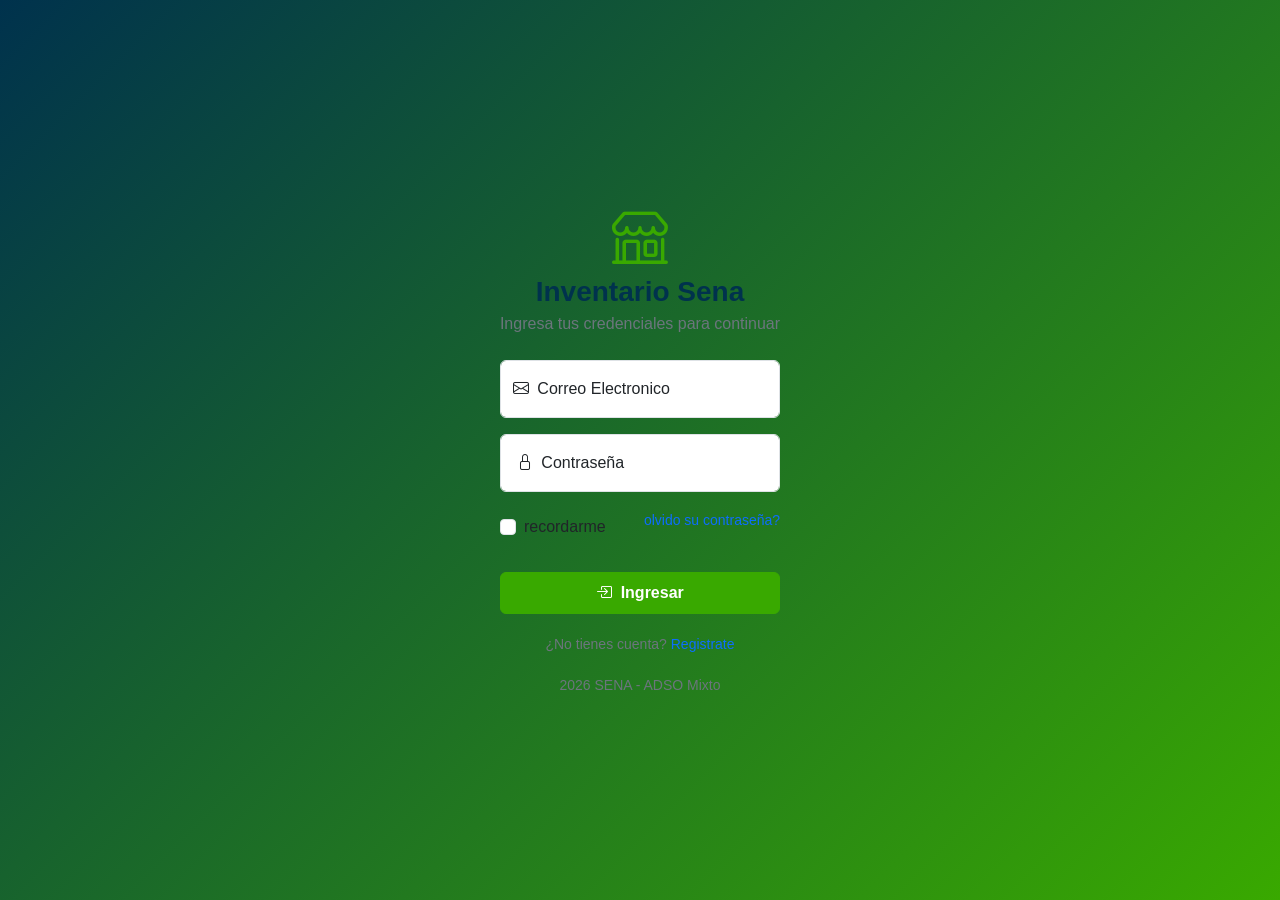
<file: index.html>
<!DOCTYPE html>
<html lang="es">

<head>
    <meta charset="UTF-8">
    <meta name="viewport" content="width=device-width, initial-scale=1.0">
    <title>Iniciar sesion inventario ADSO</title>
    <link rel="stylesheet" href="https://cdn.jsdelivr.net/npm/bootstrap@5.3.3/dist/css/bootstrap.min.css">
    <link rel="stylesheet" href="https://cdn.jsdelivr.net/npm/bootstrap-icons@1.11.3/font/bootstrap-icons.min.css">
    <link rel="stylesheet" href="css/estilos.css">
</head>

<body class="login-fondo">
    <main class="login-car">
        <header class="login-encabezado">
            <i class="bi bi-shop display-4 text-sena">
            </i>
            <h1 class="h3 fw-bold">
                Inventario Sena
            </h1>
            <p class="text-secondary mb-z">
                Ingresa tus credenciales para continuar
            </p>
        </header>
        <!--
        GET Envía los datos del formulario
        POST Envía los datos del formulario ocultos dentro del cuerpo-->
        <form action="dashboard.html" method="get">
            <div class="form-floating mb-3">
                <input type="email" id="correo" placeholder="sena@gmail.com" class="form-control" required>
                <label for="correo">
                    <i class="bi bi-envelope me-1"></i>
                    Correo Electronico
                </label>    
            </div>
            <div class="form-floating mb-3">
                <input type="password" id="password" placeholder="min 6 caracteres" minlength="6" class="form-control"
                    required>
                <label for="password">
                    <i class="bi bi-lock m-1"></i>
                    Contraseña
                </label>
            </div>
            <div class="d-flex justify-content-between align-items-center mb-4">
            <div class="form-check">

                <label for="recordar" class="form-check-label">recordarme</label>
                <input type="checkbox" id="recordar" class="form-check-input">
            </div>
            <p>
                <a href="#" class="small text-decoration-none">olvido su contraseña?</a>
            </p>
        </div>    
            <button type="submit" class="btn btn-sena w-100 py-2 fw-semibold" id="boton">
                <i class="bi bi-box-arrow-in-right me-1"></i>
                Ingresar</button>
        </form>
        <p class="login-pie">
            ¿No tienes cuenta? <a href="registro.html" class="text-decoration-none">Registrate</a>
        </p>
        <footer class="login-pie">
            2026 SENA - ADSO Mixto
        </footer>
    </main>
</body>

</html>
</file>
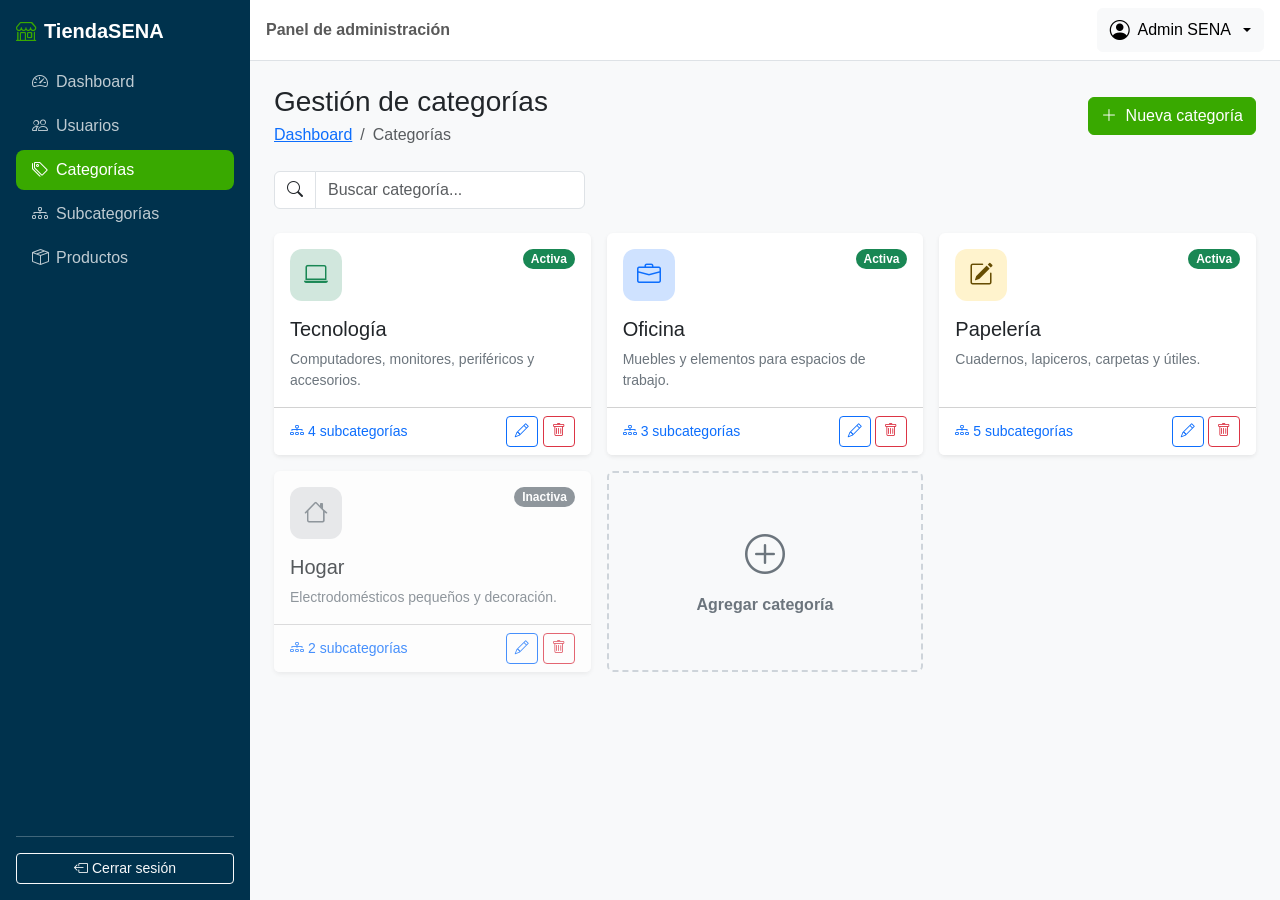
<file: categorias.html>
<!DOCTYPE html> <!-- Documento HTML5. -->
<!-- Raíz en español. -->
<html lang="es">
<!-- Abre la cabecera. -->
<head>
    <!-- Codificación UTF-8. -->
    <meta charset="UTF-8">
    <!-- Diseño adaptable. -->
    <meta name="viewport" content="width=device-width, initial-scale=1.0">
    <!-- Título de la pestaña. Cambia en cada módulo. -->
    <title>Categorías | TiendaSENA</title>
    <!-- CSS de Bootstrap. -->
    <link href="https://cdn.jsdelivr.net/npm/bootstrap@5.3.3/dist/css/bootstrap.min.css" rel="stylesheet">
    <!-- Íconos. -->
    <link href="https://cdn.jsdelivr.net/npm/bootstrap-icons@1.11.3/font/bootstrap-icons.min.css" rel="stylesheet">
    <!-- Nuestros estilos (después de Bootstrap). -->
    <link href="css/estilos.css" rel="stylesheet">
<!-- Cierra la cabecera. -->
</head>
<!-- Fondo gris muy claro para que las tarjetas blancas resalten. -->
<body class="bg-body-tertiary">

    <!-- ===================== MENÚ LATERAL ===================== -->
    <!-- offcanvas-lg: en pantallas menores a lg es un panel oculto que se desliza; desde lg se muestra normal. offcanvas-start lo hace salir por la izquierda. sidebar es nuestra clase. El id lo usa el botón que lo abre. -->
    <aside class="offcanvas-lg offcanvas-start sidebar" tabindex="-1" id="menuLateral" aria-labelledby="tituloMenu">
        <!-- Encabezado del panel; Bootstrap solo lo muestra en celular. -->
        <div class="offcanvas-header border-bottom border-secondary">
            <!-- Nombre del sistema en el panel móvil. -->
            <h5 class="offcanvas-title" id="tituloMenu"><i class="bi bi-shop me-2"></i>TiendaSENA</h5>
            <!-- Botón “X” blanco que cierra el panel. data-bs-target indica cuál panel cerrar. -->
            <button type="button" class="btn-close btn-close-white" data-bs-dismiss="offcanvas" data-bs-target="#menuLateral" aria-label="Cerrar menú"></button>
        <!-- Cierra el encabezado móvil. -->
        </div>
        <!-- Cuerpo del menú: Flexbox en columna para apilar logo, enlaces y botón de salida. -->
        <div class="offcanvas-body d-flex flex-column p-3">
            <!-- Logo que solo se ve en computador (d-none d-lg-flex): en celular ya está en el encabezado del panel. Al hacer clic vuelve al dashboard. -->
            <a href="dashboard.html" class="d-none d-lg-flex align-items-center mb-3 text-white text-decoration-none fs-5 fw-bold">
                <!-- Ícono verde y nombre. -->
                <i class="bi bi-shop me-2 text-sena"></i> TiendaSENA
            <!-- Cierra el logo. -->
            </a>
            <!-- Lista de navegación en columna (flex-column). nav-pills da forma de “píldora” al enlace activo. mb-auto empuja lo que sigue hasta el fondo. -->
            <ul class="nav nav-pills flex-column mb-auto">
                <!-- Enlace al dashboard. active lo resalta en verde y aria-current="page" avisa a los lectores de pantalla que es la página actual. **En cada módulo, el active pasa a su propio enlace.** -->
                <li class="nav-item"><a href="dashboard.html" class="nav-link"><i class="bi bi-speedometer2 me-2"></i>Dashboard</a></li>
                <!-- Enlace al módulo de usuarios (clase 5). -->
                <li class="nav-item"><a href="usuarios.html" class="nav-link"><i class="bi bi-people me-2"></i>Usuarios</a></li>
                <!-- Enlace a categorías (clase 6). -->
                <li class="nav-item"><a href="categorias.html" class="nav-link active" aria-current="page"><i class="bi bi-tags me-2"></i>Categorías</a></li>
                <!-- Enlace a subcategorías (clase 7). -->
                <li class="nav-item"><a href="subcategorias.html" class="nav-link"><i class="bi bi-diagram-3 me-2"></i>Subcategorías</a></li>
                <!-- Enlace a productos (clase 8). -->
                <li class="nav-item"><a href="productos.html" class="nav-link"><i class="bi bi-box-seam me-2"></i>Productos</a></li>
            <!-- Cierra la lista de navegación. -->
            </ul>
            <!-- Línea divisoria. -->
            <hr>
            <!-- Botón que vuelve al login (index.html): así “se cierra la sesión” en el prototipo. -->
            <a href="index.html" class="btn btn-outline-light btn-sm"><i class="bi bi-box-arrow-left me-1"></i>Cerrar sesión</a>
        <!-- Cierra el cuerpo del menú. -->
        </div>
    <!-- Cierra el menú lateral. -->
    </aside>

    <!-- ===================== ZONA DERECHA ===================== -->
    <!-- Nuestra clase contenido aplica el margin-left en computador. -->
    <div class="contenido">

        <!-- Barra superior -->
        <!-- Barra blanca con borde inferior. sticky-top la deja pegada arriba al hacer scroll. -->
        <nav class="navbar bg-white border-bottom px-3 sticky-top">
            <!-- Botón para abrir el menú en celular. d-lg-none lo oculta en computador (allá el menú siempre se ve). data-bs-toggle="offcanvas" + data-bs-target="#menuLateral" abren el panel. -->
            <button class="btn btn-outline-secondary d-lg-none" type="button" data-bs-toggle="offcanvas" data-bs-target="#menuLateral" aria-controls="menuLateral" aria-label="Abrir menú">
                <!-- Ícono de “hamburguesa”. -->
                <i class="bi bi-list"></i>
            <!-- Cierra el botón. -->
            </button>
            <!-- Texto de la barra; se oculta en celulares muy pequeños (d-none d-sm-inline). -->
            <span class="navbar-text fw-semibold d-none d-sm-inline">Panel de administración</span>
            <!-- Menú desplegable del usuario; ms-auto lo empuja a la derecha. -->
            <div class="dropdown ms-auto">
                <!-- Botón que abre el desplegable. dropdown-toggle dibuja la flechita; data-bs-toggle="dropdown" lo hace funcionar. -->
                <button class="btn btn-light dropdown-toggle d-flex align-items-center gap-2" type="button" data-bs-toggle="dropdown" aria-expanded="false">
                    <!-- Ícono de usuario. -->
                    <i class="bi bi-person-circle fs-5"></i>
                    <!-- Nombre del usuario, visible desde tablet. -->
                    <span class="d-none d-md-inline">Admin SENA</span>
                <!-- Cierra el botón. -->
                </button>
                <!-- Lista de opciones. dropdown-menu-end la alinea a la derecha para que no se salga de la pantalla. -->
                <ul class="dropdown-menu dropdown-menu-end shadow">
                    <!-- Encabezado no clicable dentro del menú. -->
                    <li><h6 class="dropdown-header">admin@sena.edu.co</h6></li>
                    <!-- Opción del menú (pantalla aún no construida). -->
                    <li><a class="dropdown-item" href="#"><i class="bi bi-person me-2"></i>Mi perfil</a></li>
                    <!-- Línea separadora. -->
                    <li><hr class="dropdown-divider"></li>
                    <!-- Otra forma de salir, en rojo (text-danger). -->
                    <li><a class="dropdown-item text-danger" href="index.html"><i class="bi bi-box-arrow-left me-2"></i>Cerrar sesión</a></li>
                <!-- Cierra la lista. -->
                </ul>
            <!-- Cierra el desplegable. -->
            </div>
        <!-- Cierra la barra superior. -->
        </nav>

        <!-- Contenido de la página -->
        <!-- Relleno 3 en celular y 4 desde tablet. -->
        <main class="p-3 p-md-4">
<!-- INICIO CONTENIDO -->
            <!-- Encabezado del módulo -->
            <!-- Flexbox con salto de línea en celular. -->
            <div class="d-flex flex-wrap justify-content-between align-items-center gap-2 mb-4">
                <!-- Bloque del título. -->
                <div>
                    <!-- Título. -->
                    <h1 class="h3 mb-1">Gestión de categorías</h1>
                    <!-- Migas de pan. -->
                    <nav aria-label="breadcrumb">
                        <!-- Lista de migas. -->
                        <ol class="breadcrumb mb-0 small">
                            <!-- Enlace al dashboard. -->
                            <li class="breadcrumb-item"><a href="dashboard.html">Dashboard</a></li>
                            <!-- Página actual. -->
                            <li class="breadcrumb-item active" aria-current="page">Categorías</li>
                        <!-- Cierra la lista. -->
                        </ol>
                    <!-- Cierra las migas. -->
                    </nav>
                <!-- Cierra el bloque. -->
                </div>
                <!-- Abre el modal #modalCategoria. -->
                <button type="button" class="btn btn-sena" data-bs-toggle="modal" data-bs-target="#modalCategoria">
                    <!-- Ícono “+” y texto. -->
                    <i class="bi bi-plus-lg me-1"></i> Nueva categoría
                <!-- Cierra el botón. -->
                </button>
            <!-- Cierra el encabezado. -->
            </div>

            <!-- Buscador -->
            <!-- Fila de la rejilla. -->
            <div class="row mb-4">
                <!-- El buscador no ocupa todo el ancho en pantallas grandes. -->
                <div class="col-md-6 col-lg-4">
                    <!-- Grupo de entrada. -->
                    <div class="input-group">
                        <!-- Lupa con fondo blanco. -->
                        <span class="input-group-text bg-white"><i class="bi bi-search"></i></span>
                        <!-- Campo de búsqueda. -->
                        <input type="search" class="form-control" placeholder="Buscar categoría..." aria-label="Buscar categoría">
                    <!-- Cierra el grupo. -->
                    </div>
                <!-- Cierra la columna. -->
                </div>
            <!-- Cierra la fila. -->
            </div>

            <!-- Rejilla de tarjetas -->
            <!-- 1 tarjeta por fila en celular, 2 en tablet y 3 en pantallas grandes. g-3 = espacio entre ellas. -->
            <div class="row row-cols-1 row-cols-md-2 row-cols-xl-3 g-3">
                <!-- Categoría 1. -->
                <div class="col">
                    <!-- Tarjeta; h-100 iguala las alturas de la fila. -->
                    <div class="card border-0 shadow-sm h-100">
                        <!-- Cuerpo. -->
                        <div class="card-body">
                            <!-- Fila superior: ícono a la izquierda, estado a la derecha. -->
                            <div class="d-flex justify-content-between align-items-start mb-3">
                                <!-- Reutilizamos icono-kpi del dashboard. -->
                                <div class="icono-kpi bg-success-subtle text-success"><i class="bi bi-laptop"></i></div>
                                <!-- Estado. -->
                                <span class="badge rounded-pill text-bg-success">Activa</span>
                            <!-- Cierra la fila superior. -->
                            </div>
                            <!-- Nombre de la categoría. -->
                            <h2 class="h5 card-title">Tecnología</h2>
                            <!-- Descripción. -->
                            <p class="card-text text-secondary small mb-0">Computadores, monitores, periféricos y accesorios.</p>
                        <!-- Cierra el cuerpo. -->
                        </div>
                        <!-- Pie: enlace a la izquierda y acciones a la derecha. -->
                        <div class="card-footer bg-white d-flex justify-content-between align-items-center">
                            <!-- Enlace entre módulos: lleva a las subcategorías de esta categoría. -->
                            <a href="subcategorias.html" class="small text-decoration-none"><i class="bi bi-diagram-3 me-1"></i>4 subcategorías</a>
                            <!-- Acciones sin salto de línea. -->
                            <div class="text-nowrap">
                                <!-- Editar: abre el mismo modal del formulario. -->
                                <button type="button" class="btn btn-sm btn-outline-primary" data-bs-toggle="modal" data-bs-target="#modalCategoria" title="Editar"><i class="bi bi-pencil"></i></button>
                                <!-- Eliminar: abre la confirmación. -->
                                <button type="button" class="btn btn-sm btn-outline-danger" data-bs-toggle="modal" data-bs-target="#modalEliminar" title="Eliminar"><i class="bi bi-trash"></i></button>
                            <!-- Cierra las acciones. -->
                            </div>
                        <!-- Cierra el pie. -->
                        </div>
                    <!-- Cierra la tarjeta. -->
                    </div>
                <!-- Cierra la categoría 1. -->
                </div>
                <!-- Categoría 2 (misma estructura). -->
                <div class="col">
                    <!-- Tarjeta. -->
                    <div class="card border-0 shadow-sm h-100">
                        <!-- Cuerpo. -->
                        <div class="card-body">
                            <!-- Fila superior. -->
                            <div class="d-flex justify-content-between align-items-start mb-3">
                                <!-- Ícono de maletín. -->
                                <div class="icono-kpi bg-primary-subtle text-primary"><i class="bi bi-briefcase"></i></div>
                                <!-- Estado. -->
                                <span class="badge rounded-pill text-bg-success">Activa</span>
                            <!-- Cierra la fila. -->
                            </div>
                            <!-- Nombre. -->
                            <h2 class="h5 card-title">Oficina</h2>
                            <!-- Descripción. -->
                            <p class="card-text text-secondary small mb-0">Muebles y elementos para espacios de trabajo.</p>
                        <!-- Cierra el cuerpo. -->
                        </div>
                        <!-- Pie. -->
                        <div class="card-footer bg-white d-flex justify-content-between align-items-center">
                            <!-- Enlace a subcategorías. -->
                            <a href="subcategorias.html" class="small text-decoration-none"><i class="bi bi-diagram-3 me-1"></i>3 subcategorías</a>
                            <!-- Acciones. -->
                            <div class="text-nowrap">
                                <!-- Editar. -->
                                <button type="button" class="btn btn-sm btn-outline-primary" data-bs-toggle="modal" data-bs-target="#modalCategoria" title="Editar"><i class="bi bi-pencil"></i></button>
                                <!-- Eliminar. -->
                                <button type="button" class="btn btn-sm btn-outline-danger" data-bs-toggle="modal" data-bs-target="#modalEliminar" title="Eliminar"><i class="bi bi-trash"></i></button>
                            <!-- Cierra las acciones. -->
                            </div>
                        <!-- Cierra el pie. -->
                        </div>
                    <!-- Cierra la tarjeta. -->
                    </div>
                <!-- Cierra la categoría 2. -->
                </div>
                <!-- Categoría 3. -->
                <div class="col">
                    <!-- Tarjeta. -->
                    <div class="card border-0 shadow-sm h-100">
                        <!-- Cuerpo. -->
                        <div class="card-body">
                            <!-- Fila superior. -->
                            <div class="d-flex justify-content-between align-items-start mb-3">
                                <!-- Ícono de papelería. -->
                                <div class="icono-kpi bg-warning-subtle text-warning-emphasis"><i class="bi bi-pencil-square"></i></div>
                                <!-- Estado. -->
                                <span class="badge rounded-pill text-bg-success">Activa</span>
                            <!-- Cierra la fila. -->
                            </div>
                            <!-- Nombre. -->
                            <h2 class="h5 card-title">Papelería</h2>
                            <!-- Descripción. -->
                            <p class="card-text text-secondary small mb-0">Cuadernos, lapiceros, carpetas y útiles.</p>
                        <!-- Cierra el cuerpo. -->
                        </div>
                        <!-- Pie. -->
                        <div class="card-footer bg-white d-flex justify-content-between align-items-center">
                            <!-- Enlace a subcategorías. -->
                            <a href="subcategorias.html" class="small text-decoration-none"><i class="bi bi-diagram-3 me-1"></i>5 subcategorías</a>
                            <!-- Acciones. -->
                            <div class="text-nowrap">
                                <!-- Editar. -->
                                <button type="button" class="btn btn-sm btn-outline-primary" data-bs-toggle="modal" data-bs-target="#modalCategoria" title="Editar"><i class="bi bi-pencil"></i></button>
                                <!-- Eliminar. -->
                                <button type="button" class="btn btn-sm btn-outline-danger" data-bs-toggle="modal" data-bs-target="#modalEliminar" title="Eliminar"><i class="bi bi-trash"></i></button>
                            <!-- Cierra las acciones. -->
                            </div>
                        <!-- Cierra el pie. -->
                        </div>
                    <!-- Cierra la tarjeta. -->
                    </div>
                <!-- Cierra la categoría 3. -->
                </div>
                <!-- Categoría 4 (inactiva). -->
                <div class="col">
                    <!-- opacity-75 la ve un poco transparente: comunica que está inactiva. -->
                    <div class="card border-0 shadow-sm h-100 opacity-75">
                        <!-- Cuerpo. -->
                        <div class="card-body">
                            <!-- Fila superior. -->
                            <div class="d-flex justify-content-between align-items-start mb-3">
                                <!-- Ícono gris. -->
                                <div class="icono-kpi bg-secondary-subtle text-secondary"><i class="bi bi-house"></i></div>
                                <!-- Estado inactivo en gris. -->
                                <span class="badge rounded-pill text-bg-secondary">Inactiva</span>
                            <!-- Cierra la fila. -->
                            </div>
                            <!-- Nombre. -->
                            <h2 class="h5 card-title">Hogar</h2>
                            <!-- Descripción. -->
                            <p class="card-text text-secondary small mb-0">Electrodomésticos pequeños y decoración.</p>
                        <!-- Cierra el cuerpo. -->
                        </div>
                        <!-- Pie. -->
                        <div class="card-footer bg-white d-flex justify-content-between align-items-center">
                            <!-- Enlace. -->
                            <a href="subcategorias.html" class="small text-decoration-none"><i class="bi bi-diagram-3 me-1"></i>2 subcategorías</a>
                            <!-- Acciones. -->
                            <div class="text-nowrap">
                                <!-- Editar. -->
                                <button type="button" class="btn btn-sm btn-outline-primary" data-bs-toggle="modal" data-bs-target="#modalCategoria" title="Editar"><i class="bi bi-pencil"></i></button>
                                <!-- Eliminar. -->
                                <button type="button" class="btn btn-sm btn-outline-danger" data-bs-toggle="modal" data-bs-target="#modalEliminar" title="Eliminar"><i class="bi bi-trash"></i></button>
                            <!-- Cierra las acciones. -->
                            </div>
                        <!-- Cierra el pie. -->
                        </div>
                    <!-- Cierra la tarjeta. -->
                    </div>
                <!-- Cierra la categoría 4. -->
                </div>
                <!-- Última celda: la tarjeta para agregar. -->
                <div class="col">
                    <!-- Un <button> con aspecto de tarjeta (card + nuestra tarjeta-agregar). Flexbox en columna centra el contenido. También abre el modal. -->
                    <button type="button" class="card tarjeta-agregar w-100 h-100 d-flex flex-column align-items-center justify-content-center" data-bs-toggle="modal" data-bs-target="#modalCategoria">
                        <!-- Ícono “+” grande. -->
                        <i class="bi bi-plus-circle fs-1"></i>
                        <!-- Texto. -->
                        <span class="fw-semibold mt-2">Agregar categoría</span>
                    <!-- Cierra el botón-tarjeta. -->
                    </button>
                <!-- Cierra la celda. -->
                </div>
            <!-- Cierra la rejilla. -->
            </div>

            <!-- Modal: crear / editar categoría -->
            <!-- Modal oculto. -->
            <div class="modal fade" id="modalCategoria" tabindex="-1" aria-labelledby="tituloModalCategoria" aria-hidden="true">
                <!-- Tamaño normal, centrado. -->
                <div class="modal-dialog modal-dialog-centered">
                    <!-- Contenido. -->
                    <div class="modal-content">
                        <!-- Encabezado. -->
                        <div class="modal-header">
                            <!-- Título. -->
                            <h2 class="modal-title fs-5" id="tituloModalCategoria"><i class="bi bi-tag me-2"></i>Datos de la categoría</h2>
                            <!-- Cerrar. -->
                            <button type="button" class="btn-close" data-bs-dismiss="modal" aria-label="Cerrar"></button>
                        <!-- Cierra el encabezado. -->
                        </div>
                        <!-- Cuerpo. -->
                        <div class="modal-body">
                            <!-- Formulario de una sola columna. -->
                            <form>
                                <!-- Grupo con margen inferior. -->
                                <div class="mb-3">
                                    <!-- Etiqueta. -->
                                    <label for="catNombre" class="form-label">Nombre</label>
                                    <!-- maxlength="50" impide escribir más de 50 caracteres. -->
                                    <input type="text" class="form-control" id="catNombre" placeholder="Ej: Tecnología" maxlength="50" required>
                                <!-- Cierra el grupo. -->
                                </div>
                                <!-- Grupo. -->
                                <div class="mb-3">
                                    <!-- Etiqueta. -->
                                    <label for="catDescripcion" class="form-label">Descripción</label>
                                    <!-- Área de texto de 3 líneas con estilo form-control. -->
                                    <textarea class="form-control" id="catDescripcion" rows="3" placeholder="¿Qué productos incluye?"></textarea>
                                <!-- Cierra el grupo. -->
                                </div>
                                <!-- Grupo de selección de color. -->
                                <div class="mb-3">
                                    <!-- Etiqueta general (d-block la pone en su propia línea). -->
                                    <span class="form-label d-block">Color de la tarjeta</span>
                                    <!-- btn-check oculta el botón de opción (radio)… Todos comparten name="catColor", así solo uno puede estar marcado. -->
                                    <input type="radio" class="btn-check" name="catColor" id="colorVerde" checked>
                                    <!-- …y su label se ve como botón. Al marcarlo, el botón se rellena. -->
                                    <label class="btn btn-outline-success btn-sm" for="colorVerde">Verde</label>
                                    <!-- Segunda opción. -->
                                    <input type="radio" class="btn-check" name="catColor" id="colorAzul">
                                    <!-- Botón azul. -->
                                    <label class="btn btn-outline-primary btn-sm" for="colorAzul">Azul</label>
                                    <!-- Tercera opción. -->
                                    <input type="radio" class="btn-check" name="catColor" id="colorAmarillo">
                                    <!-- Botón amarillo. -->
                                    <label class="btn btn-outline-warning btn-sm" for="colorAmarillo">Amarillo</label>
                                <!-- Cierra el grupo. -->
                                </div>
                                <!-- Interruptor de estado. -->
                                <div class="form-check form-switch">
                                    <!-- Encendido por defecto. -->
                                    <input class="form-check-input" type="checkbox" role="switch" id="catActiva" checked>
                                    <!-- Etiqueta. -->
                                    <label class="form-check-label" for="catActiva">Categoría activa</label>
                                <!-- Cierra el interruptor. -->
                                </div>
                            <!-- Cierra el formulario. -->
                            </form>
                        <!-- Cierra el cuerpo. -->
                        </div>
                        <!-- Pie. -->
                        <div class="modal-footer">
                            <!-- Cancelar. -->
                            <button type="button" class="btn btn-secondary" data-bs-dismiss="modal">Cancelar</button>
                            <!-- Guardar (en el prototipo solo cierra). -->
                            <button type="button" class="btn btn-sena" data-bs-dismiss="modal"><i class="bi bi-save me-1"></i>Guardar</button>
                        <!-- Cierra el pie. -->
                        </div>
                    <!-- Cierra el contenido. -->
                    </div>
                <!-- Cierra el diálogo. -->
                </div>
            <!-- Cierra el modal. -->
            </div>

            <!-- Modal: confirmar eliminación -->
            <!-- Modal de confirmación. -->
            <div class="modal fade" id="modalEliminar" tabindex="-1" aria-labelledby="tituloModalEliminar" aria-hidden="true">
                <!-- Pequeño y centrado. -->
                <div class="modal-dialog modal-dialog-centered modal-sm">
                    <!-- Contenido. -->
                    <div class="modal-content">
                        <!-- Cuerpo centrado. -->
                        <div class="modal-body text-center p-4">
                            <!-- Ícono de advertencia. -->
                            <i class="bi bi-exclamation-triangle text-danger display-5"></i>
                            <!-- Pregunta. -->
                            <h2 class="h5 mt-3" id="tituloModalEliminar">¿Eliminar esta categoría?</h2>
                            <!-- Avisa la consecuencia en cadena (relación categoría → subcategoría). -->
                            <p class="text-secondary small mb-0">También se eliminarán sus subcategorías.</p>
                        <!-- Cierra el cuerpo. -->
                        </div>
                        <!-- Pie centrado. -->
                        <div class="modal-footer justify-content-center border-0 pt-0">
                            <!-- Cancelar. -->
                            <button type="button" class="btn btn-light" data-bs-dismiss="modal">Cancelar</button>
                            <!-- Confirmar. -->
                            <button type="button" class="btn btn-danger" data-bs-dismiss="modal">Sí, eliminar</button>
                        <!-- Cierra el pie. -->
                        </div>
                    <!-- Cierra el contenido. -->
                    </div>
                <!-- Cierra el diálogo. -->
                </div>
            <!-- Cierra el modal. -->
            </div>
<!-- FIN CONTENIDO -->
        <!-- Cierra el contenido. -->
        </main>
    <!-- Cierra la zona derecha. -->
    </div>

    <!-- JavaScript de Bootstrap: necesario para el menú deslizable, el desplegable del usuario y los modales. -->
    <script src="https://cdn.jsdelivr.net/npm/bootstrap@5.3.3/dist/js/bootstrap.bundle.min.js"></script>
<!-- Cierra el cuerpo. -->
</body>
<!-- Cierra el documento. -->
</html>
</file>
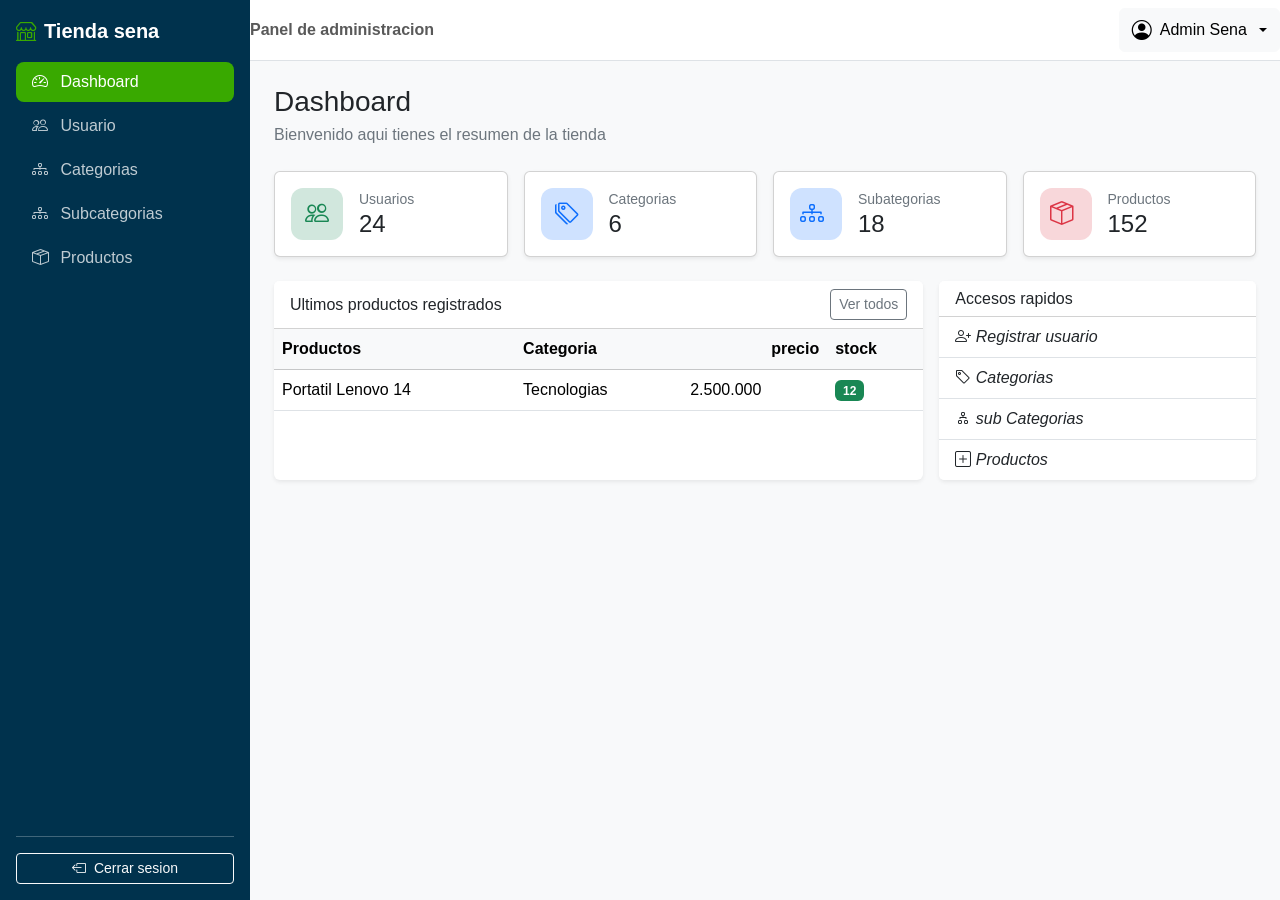
<file: dashboard.html>
<!DOCTYPE html>
<html lang="en">


<head>
    <meta charset="UTF-8">
    <meta name="viewport" content="width=device-width, initial-scale=1.0">
    <title>dashboard</title>
    <link rel="stylesheet" href="https://cdn.jsdelivr.net/npm/bootstrap@5.3.3/dist/css/bootstrap.min.css">
    <link rel="stylesheet" href="https://cdn.jsdelivr.net/npm/bootstrap-icons@1.11.3/font/bootstrap-icons.min.css">
    <link rel="stylesheet" href="css/estilos.css">
</head>


<body class="bg-body-tertiary">


    <aside class="offcanvas-lg offcanvas-start sidebar" tabindex="-1" id="menuLateral" aria-labelledby="tituloMenu">
        <div class="offcanvas-header border-bottom border-secondary">
            <h5 class="offcanvas-title" id="tituloMenu">
                <i class="bi bi-shop me-2"></i>Tienda sena
            </h5>
            <button type="button" class="btn-close btn-close-white" data-bs-dismiss="offcanvas"
                data-bs-target="#menuLateral" aria-label="Cerrar menu">
            </button>
        </div>
        <div class="offcanvas-body d-flex flex-column p-3">
            <a href="dashboard.html" class="d-none d-lg-flex align-items-center mb-3
            text-white text-decoration-none fs-5 fw-bold">
                <i class="bi bi-shop me-2 text-sena"></i>Tienda sena
            </a>
            <ul class="nav nav-pills flex-column mb-auto">


                <li class="nav-item">
                    <a href="dashboard.html" class="nav-link active" aria-current="page">
                        <i class="bi bi-speedometer2 me-2"></i>
                        Dashboard
                    </a>
                </li>


                <li class="nav-item">
                    <a href="dashboard.html" class="nav-link" aria-current="page">
                        <i class="bi bi-people me-2"></i>
                        Usuario
                    </a>
                </li>


                <li class="nav-item">
                    <a href="categorias.html" class="nav-link" aria-current="page">
                        <i class="bi bi-diagram-3 me-2"></i>
                        Categorias
                    </a>
                </li>


                <li class="nav-item">
                    <a href="subcategorias.html" class="nav-link" aria-current="page">
                        <i class="bi bi-diagram-3 me-2"></i>
                        Subcategorias
                    </a>
                </li>


                <li class="nav-item">
                    <a href="productos.html" class="nav-link" aria-current="page">
                        <i class="bi bi-box-seam me-2"></i>
                        Productos
                    </a>
                </li>




            </ul>
            <hr>
            <a href="index.html" class="btn btn-outline-light btn-sm">
                <i class="bi bi-box-arrow-left me-1"></i>
                Cerrar sesion
            </a>
        </div>
    </aside>
    <div class="contenido">
        <nav class="navbar bg-white border-bottom px3 sticky-top">
            <button class="btn btn-outline-secondary d-lg-none" type="button" data-bs-toggle="offcanvas"
                data-bs-target="#menuLateral" aria-controls="menuLateral" aria-label="Abrir menu">
                <i class="bi bi-list"></i>
            </button>
            <span class="navbar-text fw-semibold d-none d-sm-inline">
                Panel de administracion
            </span>
            <div class="dropdown ms-auto">
                <button class="btn btn-light dropdown-toggle d-flex align-items-center gap-2" type="button"
                    data-bs-toggle="dropdown" aria-expanded="false">
                    <i class="bi bi-person-circle fs-5"></i>
                    <span class="d-none- d-md-inline">
                        Admin Sena
                    </span>
                </button>
                <ul class="dropdown-menu dropdown-menu-end-shadow">
                    <li>
                        <h6 class="dropdown-header">admin@sena.edu.co</h6>
                    </li>
                    <li>
                        <a href="" class="dropdown-item">
                            <i class="bi bi-person me-2"></i>
                            Mi Perfil</a>
                    </li>
                    <li>
                        <hr class="dropdown-item text-danger" href="index.html">
                        <i class="bi bi-box-arrow-left me-2"></i>
                        Cerrar
                    </li>
                </ul>
            </div>
        </nav>
        <main class="p-3 p-md-4">
            <div class="mb-4">
                <h1 class="h3 mb-1">Dashboard</h1>
                <p class="text-secondary mb-0">Bienvenido aqui tienes el resumen de la tienda</p>
            </div>


            <div class="row row-cols-1 row-cols-sm-2 row-cols-xl-4 g-3 mb-4">


                <!--columna 1-->


                <div class="col">
                    <div class="card tarjetas-kpi shadow-sm h-100">
                        <div class="card-body d-flex align-items-center gap-3">
                            <div class="icono-kpi bg-success-subtle text-success">
                                <i class="bi bi-people"></i>
                            </div>
                            <div>
                                <p class="text-secondary small mb-0">Usuarios</p>
                                <h2 class="h4 mb-0">24</h2>
                            </div>
                            <a href="usuarios.html" class="stretched-link" aria-label="ir a usarios"></a>
                        </div>
                    </div>
                </div>


                <!--columna 2-->


                <div class="col">
                    <div class="card tarjetas-kpi shadow-sm h-100">
                        <div class="card-body d-flex align-items-center gap-3">
                            <div class="icono-kpi bg-primary-subtle text-primary">
                                <i class="bi bi-tags"></i>
                            </div>
                            <div>
                                <p class="text-secondary small mb-0">Categorias</p>
                                <h2 class="h4 mb-0">6</h2>
                            </div>
                            <a href="categorias.html" class="stretched-link" aria-label="ir a categorias"></a>
                        </div>
                    </div>
                </div>


                <!--columna 3-->


                <div class="col">
                    <div class="card tarjetas-kpi shadow-sm h-100">
                        <div class="card-body d-flex align-items-center gap-3">
                            <div class="icono-kpi bg-primary-subtle text-primary">
                                <i class="bi bi-diagram-3 me-2"></i>
                            </div>
                            <div>
                                <p class="text-secondary small mb-0">Subategorias</p>
                                <h2 class="h4 mb-0">18</h2>
                            </div>
                            <a href="subcategorias.html" class="stretched-link" aria-label="ir a subacategorias"></a>
                        </div>
                    </div>
                </div>


                <!--columna 4-->


                <div class="col">
                    <div class="card tarjetas-kpi shadow-sm h-100">
                        <div class="card-body d-flex align-items-center gap-3">
                            <div class="icono-kpi bg-danger-subtle text-danger">
                                <i class="bi bi-box-seam me-2"></i>
                            </div>
                            <div>
                                <p class="text-secondary small mb-0">Productos</p>
                                <h2 class="h4 mb-0">152</h2>
                            </div>
                            <a href="productos.html" class="stretched-link" aria-label="ir a productos"></a>
                        </div>
                    </div>
                </div>
            </div>
            <div class="row g-3">
                <div class="col-lg-8">
                    <div class="card border-0 shadow-sm h-100">
                        <div class="card-header bg-white d-flex justify-content-between align-items-center">
                            <h2 class="h6 mb-0">Ultimos productos registrados</h2>
                            <a href="productos.html" class="btn btn-sm btn-outline-secondary">Ver todos</a>
                        </div>


                        <div class="tablet-responsive">
                            <table class="table table-hover align-middle mb-0">
                                <thead class="table-light">
                                    <tr>
                                        <th>Productos</th>
                                        <th>Categoria</th>
                                        <th class="text-end">precio</th>
                                        <th>stock</th>
                                    </tr>
                                </thead>
                                <tbody>
                                    <tr>
                                        <td>
                                            Portatil Lenovo 14
                                        </td>
                                        <td>
                                            Tecnologias
                                        </td>
                                        <td class="tex-end">
                                            2.500.000
                                        </td>
                                        <td class="tex-end">
                                            <span class="badge text-bg-success">
                                                12
                                            </span>
                                        </td>
                                    </tr>
                                </tbody>
                            </table>
                        </div>
                    </div>
                </div>
                <div class="col-lg-4">
                    <div class="card border-0 shadow-sm h-100">
                        <div class="card-header bg-white">
                            <h2 class="h6 mb-0">Accesos rapidos</h2>
                        </div>
                        <div class="list-group list-group-flush">
                            <a href="usuarios.html" class="list-group-item list-group-item-action">
                                <i class="bi bi-person-plus me-2" text-sena>  Registrar usuario</i>
                            </a>
                            <a href="categorias.html" class="list-group-item list-group-item-action">
                                <i class="bi bi-tag me-2" text-sena>  Categorias</i>
                            </a>
                            <a href="subcategorias.html" class="list-group-item list-group-item-action">
                                <i class="bi bi-diagram-2 me-2" text-sena>  sub Categorias</i>
                            </a>
                            <a href="productos.html" class="list-group-item list-group-item-action">
                                <i class="bi bi-plus-square me-2" text-sena>  Productos</i>
                            </a>
                        </div>
                    </div>
                </div>
            </div>
        </main>
    </div>

    <script src="https://cnd/jsdelivr.net/npm/bootstrap@5.3.3/dist/js/bootstrap.bundle.min.js"></script>
</body>
</html>
</file>
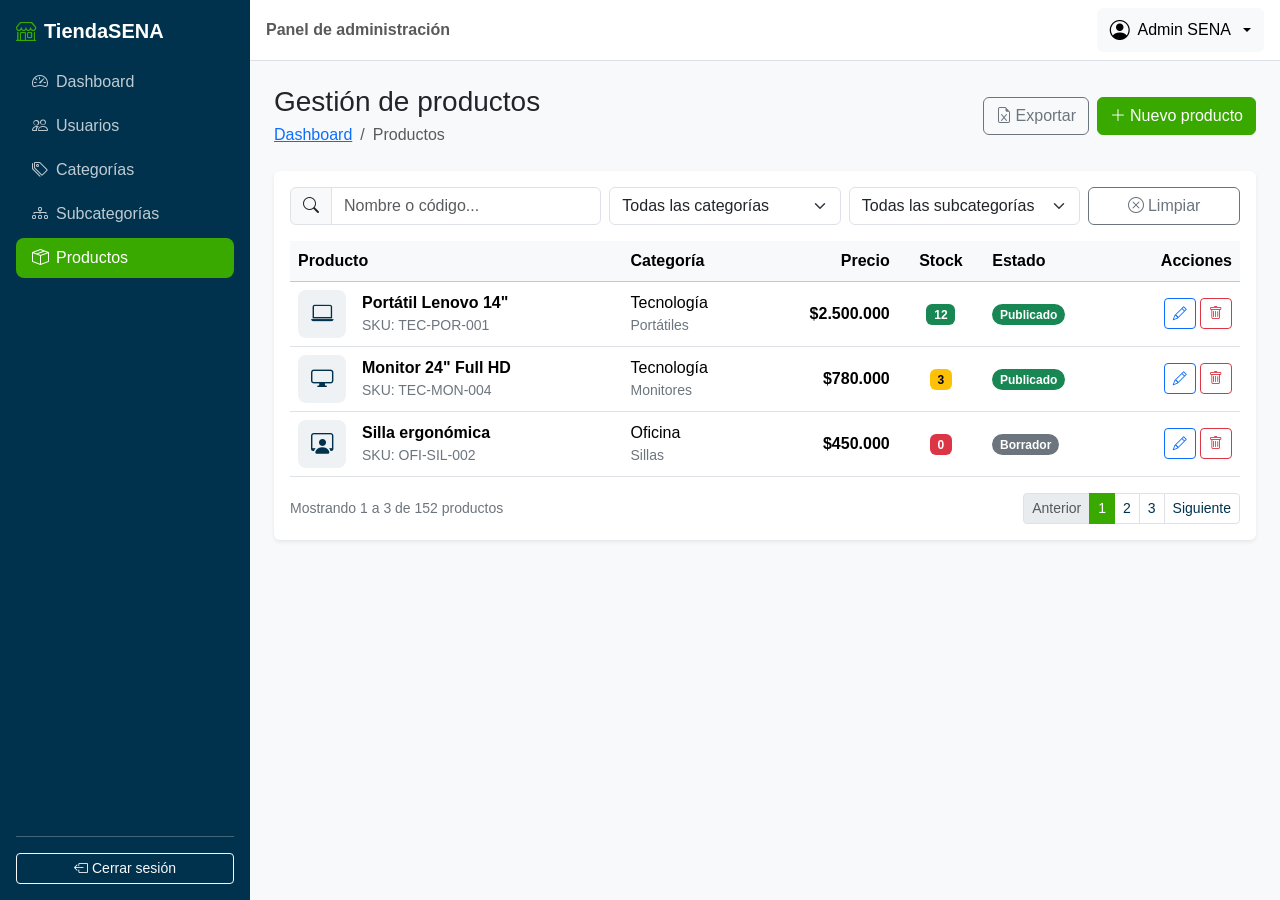
<file: productos.html>
<!DOCTYPE html> <!-- Documento HTML5. -->
<!-- Raíz en español. -->
<html lang="es">
<!-- Abre la cabecera. -->
<head>
    <!-- Codificación UTF-8. -->
    <meta charset="UTF-8">
    <!-- Diseño adaptable. -->
    <meta name="viewport" content="width=device-width, initial-scale=1.0">
    <!-- Título de la pestaña. Cambia en cada módulo. -->
    <title>Productos | TiendaSENA</title>
    <!-- CSS de Bootstrap. -->
    <link href="https://cdn.jsdelivr.net/npm/bootstrap@5.3.3/dist/css/bootstrap.min.css" rel="stylesheet">
    <!-- Íconos. -->
    <link href="https://cdn.jsdelivr.net/npm/bootstrap-icons@1.11.3/font/bootstrap-icons.min.css" rel="stylesheet">
    <!-- Nuestros estilos (después de Bootstrap). -->
    <link href="css/estilos.css" rel="stylesheet">
<!-- Cierra la cabecera. -->
</head>
<!-- Fondo gris muy claro para que las tarjetas blancas resalten. -->
<body class="bg-body-tertiary">

    <!-- ===================== MENÚ LATERAL ===================== -->
    <!-- offcanvas-lg: en pantallas menores a lg es un panel oculto que se desliza; desde lg se muestra normal. offcanvas-start lo hace salir por la izquierda. sidebar es nuestra clase. El id lo usa el botón que lo abre. -->
    <aside class="offcanvas-lg offcanvas-start sidebar" tabindex="-1" id="menuLateral" aria-labelledby="tituloMenu">
        <!-- Encabezado del panel; Bootstrap solo lo muestra en celular. -->
        <div class="offcanvas-header border-bottom border-secondary">
            <!-- Nombre del sistema en el panel móvil. -->
            <h5 class="offcanvas-title" id="tituloMenu"><i class="bi bi-shop me-2"></i>TiendaSENA</h5>
            <!-- Botón “X” blanco que cierra el panel. data-bs-target indica cuál panel cerrar. -->
            <button type="button" class="btn-close btn-close-white" data-bs-dismiss="offcanvas" data-bs-target="#menuLateral" aria-label="Cerrar menú"></button>
        <!-- Cierra el encabezado móvil. -->
        </div>
        <!-- Cuerpo del menú: Flexbox en columna para apilar logo, enlaces y botón de salida. -->
        <div class="offcanvas-body d-flex flex-column p-3">
            <!-- Logo que solo se ve en computador (d-none d-lg-flex): en celular ya está en el encabezado del panel. Al hacer clic vuelve al dashboard. -->
            <a href="dashboard.html" class="d-none d-lg-flex align-items-center mb-3 text-white text-decoration-none fs-5 fw-bold">
                <!-- Ícono verde y nombre. -->
                <i class="bi bi-shop me-2 text-sena"></i> TiendaSENA
            <!-- Cierra el logo. -->
            </a>
            <!-- Lista de navegación en columna (flex-column). nav-pills da forma de “píldora” al enlace activo. mb-auto empuja lo que sigue hasta el fondo. -->
            <ul class="nav nav-pills flex-column mb-auto">
                <!-- Enlace al dashboard. active lo resalta en verde y aria-current="page" avisa a los lectores de pantalla que es la página actual. **En cada módulo, el active pasa a su propio enlace.** -->
                <li class="nav-item"><a href="dashboard.html" class="nav-link"><i class="bi bi-speedometer2 me-2"></i>Dashboard</a></li>
                <!-- Enlace al módulo de usuarios (clase 5). -->
                <li class="nav-item"><a href="usuarios.html" class="nav-link"><i class="bi bi-people me-2"></i>Usuarios</a></li>
                <!-- Enlace a categorías (clase 6). -->
                <li class="nav-item"><a href="categorias.html" class="nav-link"><i class="bi bi-tags me-2"></i>Categorías</a></li>
                <!-- Enlace a subcategorías (clase 7). -->
                <li class="nav-item"><a href="subcategorias.html" class="nav-link"><i class="bi bi-diagram-3 me-2"></i>Subcategorías</a></li>
                <!-- Enlace a productos (clase 8). -->
                <li class="nav-item"><a href="productos.html" class="nav-link active" aria-current="page"><i class="bi bi-box-seam me-2"></i>Productos</a></li>
            <!-- Cierra la lista de navegación. -->
            </ul>
            <!-- Línea divisoria. -->
            <hr>
            <!-- Botón que vuelve al login (index.html): así “se cierra la sesión” en el prototipo. -->
            <a href="index.html" class="btn btn-outline-light btn-sm"><i class="bi bi-box-arrow-left me-1"></i>Cerrar sesión</a>
        <!-- Cierra el cuerpo del menú. -->
        </div>
    <!-- Cierra el menú lateral. -->
    </aside>

    <!-- ===================== ZONA DERECHA ===================== -->
    <!-- Nuestra clase contenido aplica el margin-left en computador. -->
    <div class="contenido">

        <!-- Barra superior -->
        <!-- Barra blanca con borde inferior. sticky-top la deja pegada arriba al hacer scroll. -->
        <nav class="navbar bg-white border-bottom px-3 sticky-top">
            <!-- Botón para abrir el menú en celular. d-lg-none lo oculta en computador (allá el menú siempre se ve). data-bs-toggle="offcanvas" + data-bs-target="#menuLateral" abren el panel. -->
            <button class="btn btn-outline-secondary d-lg-none" type="button" data-bs-toggle="offcanvas" data-bs-target="#menuLateral" aria-controls="menuLateral" aria-label="Abrir menú">
                <!-- Ícono de “hamburguesa”. -->
                <i class="bi bi-list"></i>
            <!-- Cierra el botón. -->
            </button>
            <!-- Texto de la barra; se oculta en celulares muy pequeños (d-none d-sm-inline). -->
            <span class="navbar-text fw-semibold d-none d-sm-inline">Panel de administración</span>
            <!-- Menú desplegable del usuario; ms-auto lo empuja a la derecha. -->
            <div class="dropdown ms-auto">
                <!-- Botón que abre el desplegable. dropdown-toggle dibuja la flechita; data-bs-toggle="dropdown" lo hace funcionar. -->
                <button class="btn btn-light dropdown-toggle d-flex align-items-center gap-2" type="button" data-bs-toggle="dropdown" aria-expanded="false">
                    <!-- Ícono de usuario. -->
                    <i class="bi bi-person-circle fs-5"></i>
                    <!-- Nombre del usuario, visible desde tablet. -->
                    <span class="d-none d-md-inline">Admin SENA</span>
                <!-- Cierra el botón. -->
                </button>
                <!-- Lista de opciones. dropdown-menu-end la alinea a la derecha para que no se salga de la pantalla. -->
                <ul class="dropdown-menu dropdown-menu-end shadow">
                    <!-- Encabezado no clicable dentro del menú. -->
                    <li><h6 class="dropdown-header">admin@sena.edu.co</h6></li>
                    <!-- Opción del menú (pantalla aún no construida). -->
                    <li><a class="dropdown-item" href="#"><i class="bi bi-person me-2"></i>Mi perfil</a></li>
                    <!-- Línea separadora. -->
                    <li><hr class="dropdown-divider"></li>
                    <!-- Otra forma de salir, en rojo (text-danger). -->
                    <li><a class="dropdown-item text-danger" href="index.html"><i class="bi bi-box-arrow-left me-2"></i>Cerrar sesión</a></li>
                <!-- Cierra la lista. -->
                </ul>
            <!-- Cierra el desplegable. -->
            </div>
        <!-- Cierra la barra superior. -->
        </nav>

        <!-- Contenido de la página -->
        <!-- Relleno 3 en celular y 4 desde tablet. -->
        <main class="p-3 p-md-4">
<!-- INICIO CONTENIDO -->
            <!-- Encabezado del módulo -->
            <!-- Flexbox con salto de línea. -->
            <div class="d-flex flex-wrap justify-content-between align-items-center gap-2 mb-4">
                <!-- Bloque del título. -->
                <div>
                    <!-- Título. -->
                    <h1 class="h3 mb-1">Gestión de productos</h1>
                    <!-- Migas de pan. -->
                    <nav aria-label="breadcrumb">
                        <!-- Lista. -->
                        <ol class="breadcrumb mb-0 small">
                            <!-- Nivel 1. -->
                            <li class="breadcrumb-item"><a href="dashboard.html">Dashboard</a></li>
                            <!-- Nivel actual. -->
                            <li class="breadcrumb-item active" aria-current="page">Productos</li>
                        <!-- Cierra la lista. -->
                        </ol>
                    <!-- Cierra las migas. -->
                    </nav>
                <!-- Cierra el bloque. -->
                </div>
                <!-- Grupo de dos botones con espacio entre ellos. -->
                <div class="d-flex gap-2">
                    <!-- Acción secundaria (aún sin función): botón solo con borde. -->
                    <button type="button" class="btn btn-outline-secondary"><i class="bi bi-file-earmark-excel me-1"></i>Exportar</button>
                    <!-- Acción principal: abre el formulario. -->
                    <button type="button" class="btn btn-sena" data-bs-toggle="modal" data-bs-target="#modalProducto"><i class="bi bi-plus-lg me-1"></i>Nuevo producto</button>
                <!-- Cierra el grupo. -->
                </div>
            <!-- Cierra el encabezado. -->
            </div>

            <!-- Tarjeta con filtros, tabla y paginación. -->
            <div class="card border-0 shadow-sm">
                <!-- Cuerpo. -->
                <div class="card-body">

                    <!-- Filtros -->
                    <!-- Formulario en rejilla. -->
                    <form class="row g-2 mb-3" role="search">
                        <!-- Búsqueda: todo el ancho en celular, un tercio en computador. -->
                        <div class="col-12 col-lg-4">
                            <!-- Grupo de entrada. -->
                            <div class="input-group">
                                <!-- Lupa. -->
                                <span class="input-group-text"><i class="bi bi-search"></i></span>
                                <!-- Campo. -->
                                <input type="search" class="form-control" placeholder="Nombre o código..." aria-label="Buscar producto">
                            <!-- Cierra el grupo. -->
                            </div>
                        <!-- Cierra la columna. -->
                        </div>
                        <!-- Filtro de categoría. -->
                        <div class="col-6 col-lg-3">
                            <!-- Lista. -->
                            <select class="form-select" aria-label="Filtrar por categoría">
                                <!-- Por defecto. -->
                                <option selected>Todas las categorías</option>
                                <!-- Opción. -->
                                <option>Tecnología</option>
                                <!-- Opción. -->
                                <option>Oficina</option>
                                <!-- Opción. -->
                                <option>Papelería</option>
                            <!-- Cierra la lista. -->
                            </select>
                        <!-- Cierra la columna. -->
                        </div>
                        <!-- Filtro de subcategoría. -->
                        <div class="col-6 col-lg-3">
                            <!-- Lista. -->
                            <select class="form-select" aria-label="Filtrar por subcategoría">
                                <!-- Por defecto. -->
                                <option selected>Todas las subcategorías</option>
                                <!-- optgroup agrupa opciones bajo un título no seleccionable: así se ve la relación categoría → subcategoría. -->
                                <optgroup label="Tecnología">
                                    <!-- Subcategoría de Tecnología. -->
                                    <option>Portátiles</option>
                                    <!-- Subcategoría de Tecnología. -->
                                    <option>Monitores</option>
                                <!-- Cierra el grupo. -->
                                </optgroup>
                                <!-- Segundo grupo. -->
                                <optgroup label="Oficina">
                                    <!-- Subcategoría de Oficina. -->
                                    <option>Sillas</option>
                                    <!-- Subcategoría de Oficina. -->
                                    <option>Escritorios</option>
                                <!-- Cierra el grupo. -->
                                </optgroup>
                            <!-- Cierra la lista. -->
                            </select>
                        <!-- Cierra la columna. -->
                        </div>
                        <!-- Botón para limpiar filtros. -->
                        <div class="col-12 col-lg-2">
                            <!-- type="reset" devuelve todos los campos del formulario a su valor inicial (esto sí funciona sin programar). -->
                            <button type="reset" class="btn btn-outline-secondary w-100"><i class="bi bi-x-circle me-1"></i>Limpiar</button>
                        <!-- Cierra la columna. -->
                        </div>
                    <!-- Cierra los filtros. -->
                    </form>

                    <!-- Tabla de productos -->
                    <!-- Desplazamiento en celular. -->
                    <div class="table-responsive">
                        <!-- Tabla. -->
                        <table class="table table-hover align-middle">
                            <!-- Encabezado. -->
                            <thead class="table-light">
                                <!-- Fila de títulos. -->
                                <tr>
                                    <!-- Imagen, nombre y código. -->
                                    <th scope="col">Producto</th>
                                    <!-- Categoría y subcategoría. -->
                                    <th scope="col">Categoría</th>
                                    <!-- Números a la derecha. -->
                                    <th scope="col" class="text-end">Precio</th>
                                    <!-- Inventario centrado. -->
                                    <th scope="col" class="text-center">Stock</th>
                                    <!-- Publicado o borrador. -->
                                    <th scope="col">Estado</th>
                                    <!-- Acciones. -->
                                    <th scope="col" class="text-end">Acciones</th>
                                <!-- Cierra la fila. -->
                                </tr>
                            <!-- Cierra el encabezado. -->
                            </thead>
                            <!-- Cuerpo. -->
                            <tbody>
                                <!-- Producto 1. -->
                                <tr>
                                    <!-- Celda compuesta. -->
                                    <td>
                                        <!-- Miniatura al lado del texto. -->
                                        <div class="d-flex align-items-center gap-3">
                                            <!-- Nuestra clase miniatura (en el sistema real iría un <img>). -->
                                            <div class="miniatura"><i class="bi bi-laptop"></i></div>
                                            <!-- Texto. -->
                                            <div>
                                                <!-- Nombre. -->
                                                <div class="fw-semibold">Portátil Lenovo 14"</div>
                                                <!-- Código interno (SKU = Stock Keeping Unit). -->
                                                <div class="small text-secondary">SKU: TEC-POR-001</div>
                                            <!-- Cierra el texto. -->
                                            </div>
                                        <!-- Cierra el Flexbox. -->
                                        </div>
                                    <!-- Cierra la celda. -->
                                    </td>
                                    <!-- Celda de clasificación. -->
                                    <td>
                                        <!-- Categoría. -->
                                        <div>Tecnología</div>
                                        <!-- Subcategoría debajo, más pequeña. -->
                                        <div class="small text-secondary">Portátiles</div>
                                    <!-- Cierra la celda. -->
                                    </td>
                                    <!-- Precio alineado a la derecha. -->
                                    <td class="text-end fw-semibold">$2.500.000</td>
                                    <!-- Stock suficiente: verde. -->
                                    <td class="text-center"><span class="badge text-bg-success">12</span></td>
                                    <!-- Estado. -->
                                    <td><span class="badge rounded-pill text-bg-success">Publicado</span></td>
                                    <!-- Acciones. -->
                                    <td class="text-end text-nowrap">
                                        <!-- Editar. -->
                                        <button type="button" class="btn btn-sm btn-outline-primary" data-bs-toggle="modal" data-bs-target="#modalProducto" title="Editar"><i class="bi bi-pencil"></i></button>
                                        <!-- Eliminar. -->
                                        <button type="button" class="btn btn-sm btn-outline-danger" data-bs-toggle="modal" data-bs-target="#modalEliminar" title="Eliminar"><i class="bi bi-trash"></i></button>
                                    <!-- Cierra las acciones. -->
                                    </td>
                                <!-- Cierra el producto 1. -->
                                </tr>
                                <!-- Producto 2. -->
                                <tr>
                                    <!-- Celda compuesta. -->
                                    <td>
                                        <!-- Flexbox. -->
                                        <div class="d-flex align-items-center gap-3">
                                            <!-- Miniatura. -->
                                            <div class="miniatura"><i class="bi bi-display"></i></div>
                                            <!-- Texto. -->
                                            <div>
                                                <!-- Nombre. -->
                                                <div class="fw-semibold">Monitor 24" Full HD</div>
                                                <!-- Código. -->
                                                <div class="small text-secondary">SKU: TEC-MON-004</div>
                                            <!-- Cierra el texto. -->
                                            </div>
                                        <!-- Cierra el Flexbox. -->
                                        </div>
                                    <!-- Cierra la celda. -->
                                    </td>
                                    <!-- Clasificación. -->
                                    <td>
                                        <!-- Categoría. -->
                                        <div>Tecnología</div>
                                        <!-- Subcategoría. -->
                                        <div class="small text-secondary">Monitores</div>
                                    <!-- Cierra la celda. -->
                                    </td>
                                    <!-- Precio. -->
                                    <td class="text-end fw-semibold">$780.000</td>
                                    <!-- Stock bajo: amarillo. -->
                                    <td class="text-center"><span class="badge text-bg-warning">3</span></td>
                                    <!-- Estado. -->
                                    <td><span class="badge rounded-pill text-bg-success">Publicado</span></td>
                                    <!-- Acciones. -->
                                    <td class="text-end text-nowrap">
                                        <!-- Editar. -->
                                        <button type="button" class="btn btn-sm btn-outline-primary" data-bs-toggle="modal" data-bs-target="#modalProducto" title="Editar"><i class="bi bi-pencil"></i></button>
                                        <!-- Eliminar. -->
                                        <button type="button" class="btn btn-sm btn-outline-danger" data-bs-toggle="modal" data-bs-target="#modalEliminar" title="Eliminar"><i class="bi bi-trash"></i></button>
                                    <!-- Cierra las acciones. -->
                                    </td>
                                <!-- Cierra el producto 2. -->
                                </tr>
                                <!-- Producto 3. -->
                                <tr>
                                    <!-- Celda compuesta. -->
                                    <td>
                                        <!-- Flexbox. -->
                                        <div class="d-flex align-items-center gap-3">
                                            <!-- Miniatura. -->
                                            <div class="miniatura"><i class="bi bi-person-workspace"></i></div>
                                            <!-- Texto. -->
                                            <div>
                                                <!-- Nombre. -->
                                                <div class="fw-semibold">Silla ergonómica</div>
                                                <!-- Código. -->
                                                <div class="small text-secondary">SKU: OFI-SIL-002</div>
                                            <!-- Cierra el texto. -->
                                            </div>
                                        <!-- Cierra el Flexbox. -->
                                        </div>
                                    <!-- Cierra la celda. -->
                                    </td>
                                    <!-- Clasificación. -->
                                    <td>
                                        <!-- Categoría. -->
                                        <div>Oficina</div>
                                        <!-- Subcategoría. -->
                                        <div class="small text-secondary">Sillas</div>
                                    <!-- Cierra la celda. -->
                                    </td>
                                    <!-- Precio. -->
                                    <td class="text-end fw-semibold">$450.000</td>
                                    <!-- Agotado: rojo. -->
                                    <td class="text-center"><span class="badge text-bg-danger">0</span></td>
                                    <!-- No visible para clientes. -->
                                    <td><span class="badge rounded-pill text-bg-secondary">Borrador</span></td>
                                    <!-- Acciones. -->
                                    <td class="text-end text-nowrap">
                                        <!-- Editar. -->
                                        <button type="button" class="btn btn-sm btn-outline-primary" data-bs-toggle="modal" data-bs-target="#modalProducto" title="Editar"><i class="bi bi-pencil"></i></button>
                                        <!-- Eliminar. -->
                                        <button type="button" class="btn btn-sm btn-outline-danger" data-bs-toggle="modal" data-bs-target="#modalEliminar" title="Eliminar"><i class="bi bi-trash"></i></button>
                                    <!-- Cierra las acciones. -->
                                    </td>
                                <!-- Cierra el producto 3. -->
                                </tr>
                            <!-- Cierra el cuerpo. -->
                            </tbody>
                        <!-- Cierra la tabla. -->
                        </table>
                    <!-- Cierra la envoltura. -->
                    </div>

                    <!-- Paginación -->
                    <!-- Texto y paginación. -->
                    <div class="d-flex flex-wrap justify-content-between align-items-center gap-2">
                        <!-- Resumen. -->
                        <small class="text-secondary">Mostrando 1 a 3 de 152 productos</small>
                        <!-- Navegación. -->
                        <nav aria-label="Paginación de productos">
                            <!-- Paginación pequeña. -->
                            <ul class="pagination pagination-sm mb-0">
                                <!-- Deshabilitado. -->
                                <li class="page-item disabled"><a class="page-link" href="#">Anterior</a></li>
                                <!-- Página actual. -->
                                <li class="page-item active" aria-current="page"><a class="page-link" href="#">1</a></li>
                                <!-- Página 2. -->
                                <li class="page-item"><a class="page-link" href="#">2</a></li>
                                <!-- Página 3. -->
                                <li class="page-item"><a class="page-link" href="#">3</a></li>
                                <!-- Siguiente. -->
                                <li class="page-item"><a class="page-link" href="#">Siguiente</a></li>
                            <!-- Cierra la lista. -->
                            </ul>
                        <!-- Cierra la navegación. -->
                        </nav>
                    <!-- Cierra la paginación. -->
                    </div>
                <!-- Cierra el cuerpo de la tarjeta. -->
                </div>
            <!-- Cierra la tarjeta. -->
            </div>

            <!-- Modal: crear / editar producto -->
            <!-- Modal oculto. -->
            <div class="modal fade" id="modalProducto" tabindex="-1" aria-labelledby="tituloModalProducto" aria-hidden="true">
                <!-- Grande y con desplazamiento interno. -->
                <div class="modal-dialog modal-lg modal-dialog-scrollable">
                    <!-- Contenido. -->
                    <div class="modal-content">
                        <!-- Encabezado. -->
                        <div class="modal-header">
                            <!-- Título. -->
                            <h2 class="modal-title fs-5" id="tituloModalProducto"><i class="bi bi-box-seam me-2"></i>Datos del producto</h2>
                            <!-- Cerrar. -->
                            <button type="button" class="btn-close" data-bs-dismiss="modal" aria-label="Cerrar"></button>
                        <!-- Cierra el encabezado. -->
                        </div>
                        <!-- Cuerpo. -->
                        <div class="modal-body">
                            <!-- Formulario en rejilla. -->
                            <form class="row g-3">
                                <!-- Un tercio. -->
                                <div class="col-md-4">
                                    <!-- Etiqueta con asterisco de obligatorio. -->
                                    <label for="proCodigo" class="form-label">Código (SKU) <span class="text-danger">*</span></label>
                                    <!-- text-uppercase muestra el texto en mayúsculas. -->
                                    <input type="text" class="form-control text-uppercase" id="proCodigo" placeholder="TEC-POR-001" required>
                                <!-- Cierra la columna. -->
                                </div>
                                <!-- Dos tercios. -->
                                <div class="col-md-8">
                                    <!-- Etiqueta. -->
                                    <label for="proNombre" class="form-label">Nombre <span class="text-danger">*</span></label>
                                    <!-- Campo obligatorio. -->
                                    <input type="text" class="form-control" id="proNombre" placeholder="Ej: Portátil Lenovo 14 pulgadas" required>
                                <!-- Cierra la columna. -->
                                </div>
                                <!-- Mitad. -->
                                <div class="col-md-6">
                                    <!-- Etiqueta. -->
                                    <label for="proCategoria" class="form-label">Categoría <span class="text-danger">*</span></label>
                                    <!-- Lista de categorías. -->
                                    <select class="form-select" id="proCategoria" required>
                                        <!-- Opción guía. -->
                                        <option value="" selected disabled>Seleccione…</option>
                                        <!-- Opción. -->
                                        <option>Tecnología</option>
                                        <!-- Opción. -->
                                        <option>Oficina</option>
                                        <!-- Opción. -->
                                        <option>Papelería</option>
                                    <!-- Cierra la lista. -->
                                    </select>
                                <!-- Cierra la columna. -->
                                </div>
                                <!-- Mitad. -->
                                <div class="col-md-6">
                                    <!-- Etiqueta. -->
                                    <label for="proSubcategoria" class="form-label">Subcategoría <span class="text-danger">*</span></label>
                                    <!-- Lista de subcategorías. En el sistema real se llenará según la categoría elegida (con JavaScript). -->
                                    <select class="form-select" id="proSubcategoria" required>
                                        <!-- Mensaje guía. -->
                                        <option value="" selected disabled>Primero elija una categoría</option>
                                        <!-- Opción. -->
                                        <option>Portátiles</option>
                                        <!-- Opción. -->
                                        <option>Monitores</option>
                                    <!-- Cierra la lista. -->
                                    </select>
                                <!-- Cierra la columna. -->
                                </div>
                                <!-- Un tercio. -->
                                <div class="col-md-4">
                                    <!-- Etiqueta. -->
                                    <label for="proPrecio" class="form-label">Precio de venta <span class="text-danger">*</span></label>
                                    <!-- Grupo para pegar el símbolo de moneda. -->
                                    <div class="input-group">
                                        <!-- Prefijo “$”. -->
                                        <span class="input-group-text">$</span>
                                        <!-- type="number": solo números. min="0" no permite negativos y step="100" hace que las flechas sumen de 100 en 100. -->
                                        <input type="number" class="form-control" id="proPrecio" min="0" step="100" placeholder="0" required>
                                        <!-- Sufijo con la moneda. -->
                                        <span class="input-group-text">COP</span>
                                    <!-- Cierra el grupo. -->
                                    </div>
                                <!-- Cierra la columna. -->
                                </div>
                                <!-- Medio ancho en celular. -->
                                <div class="col-6 col-md-4">
                                    <!-- Etiqueta. -->
                                    <label for="proStock" class="form-label">Stock actual</label>
                                    <!-- value="0" es el valor inicial. -->
                                    <input type="number" class="form-control" id="proStock" min="0" value="0">
                                <!-- Cierra la columna. -->
                                </div>
                                <!-- Medio ancho en celular. -->
                                <div class="col-6 col-md-4">
                                    <!-- Etiqueta. -->
                                    <label for="proStockMin" class="form-label">Stock mínimo</label>
                                    <!-- Cantidad que dispara la alerta amarilla. -->
                                    <input type="number" class="form-control" id="proStockMin" min="0" value="5" aria-describedby="ayudaStockMin">
                                    <!-- Texto de ayuda. -->
                                    <div id="ayudaStockMin" class="form-text">Por debajo de este valor se mostrará en amarillo.</div>
                                <!-- Cierra la columna. -->
                                </div>
                                <!-- Todo el ancho. -->
                                <div class="col-12">
                                    <!-- Etiqueta. -->
                                    <label for="proDescripcion" class="form-label">Descripción</label>
                                    <!-- Área de texto. -->
                                    <textarea class="form-control" id="proDescripcion" rows="3" placeholder="Características principales del producto"></textarea>
                                <!-- Cierra la columna. -->
                                </div>
                                <!-- Dos tercios. -->
                                <div class="col-md-8">
                                    <!-- Etiqueta. -->
                                    <label for="proImagen" class="form-label">Imagen</label>
                                    <!-- type="file" abre el explorador de archivos; accept solo permite imágenes PNG y JPG. -->
                                    <input type="file" class="form-control" id="proImagen" accept="image/png, image/jpeg">
                                <!-- Cierra la columna. -->
                                </div>
                                <!-- Un tercio; Flexbox alinea el contenido abajo, a la altura del campo de imagen. -->
                                <div class="col-md-4 d-flex align-items-end">
                                    <!-- Interruptor. -->
                                    <div class="form-check form-switch mb-2">
                                        <!-- Encendido. -->
                                        <input class="form-check-input" type="checkbox" role="switch" id="proPublicado" checked>
                                        <!-- Etiqueta. -->
                                        <label class="form-check-label" for="proPublicado">Publicado en la tienda</label>
                                    <!-- Cierra el interruptor. -->
                                    </div>
                                <!-- Cierra la columna. -->
                                </div>
                            <!-- Cierra el formulario. -->
                            </form>
                        <!-- Cierra el cuerpo. -->
                        </div>
                        <!-- Pie. -->
                        <div class="modal-footer">
                            <!-- Cancelar. -->
                            <button type="button" class="btn btn-secondary" data-bs-dismiss="modal">Cancelar</button>
                            <!-- Guardar. -->
                            <button type="button" class="btn btn-sena" data-bs-dismiss="modal"><i class="bi bi-save me-1"></i>Guardar producto</button>
                        <!-- Cierra el pie. -->
                        </div>
                    <!-- Cierra el contenido. -->
                    </div>
                <!-- Cierra el diálogo. -->
                </div>
            <!-- Cierra el modal. -->
            </div>

            <!-- Modal: confirmar eliminación -->
            <!-- Modal. -->
            <div class="modal fade" id="modalEliminar" tabindex="-1" aria-labelledby="tituloModalEliminar" aria-hidden="true">
                <!-- Pequeño y centrado. -->
                <div class="modal-dialog modal-dialog-centered modal-sm">
                    <!-- Contenido. -->
                    <div class="modal-content">
                        <!-- Cuerpo. -->
                        <div class="modal-body text-center p-4">
                            <!-- Ícono. -->
                            <i class="bi bi-exclamation-triangle text-danger display-5"></i>
                            <!-- Pregunta. -->
                            <h2 class="h5 mt-3" id="tituloModalEliminar">¿Eliminar este producto?</h2>
                            <!-- Consecuencia. -->
                            <p class="text-secondary small mb-0">Esta acción no se puede deshacer.</p>
                        <!-- Cierra el cuerpo. -->
                        </div>
                        <!-- Pie. -->
                        <div class="modal-footer justify-content-center border-0 pt-0">
                            <!-- Cancelar. -->
                            <button type="button" class="btn btn-light" data-bs-dismiss="modal">Cancelar</button>
                            <!-- Confirmar. -->
                            <button type="button" class="btn btn-danger" data-bs-dismiss="modal">Sí, eliminar</button>
                        <!-- Cierra el pie. -->
                        </div>
                    <!-- Cierra el contenido. -->
                    </div>
                <!-- Cierra el diálogo. -->
                </div>
            <!-- Cierra el modal. -->
            </div>
<!-- FIN CONTENIDO -->
        <!-- Cierra el contenido. -->
        </main>
    <!-- Cierra la zona derecha. -->
    </div>

    <!-- JavaScript de Bootstrap: necesario para el menú deslizable, el desplegable del usuario y los modales. -->
    <script src="https://cdn.jsdelivr.net/npm/bootstrap@5.3.3/dist/js/bootstrap.bundle.min.js"></script>
<!-- Cierra el cuerpo. -->
</body>
<!-- Cierra el documento. -->
</html>
</file>
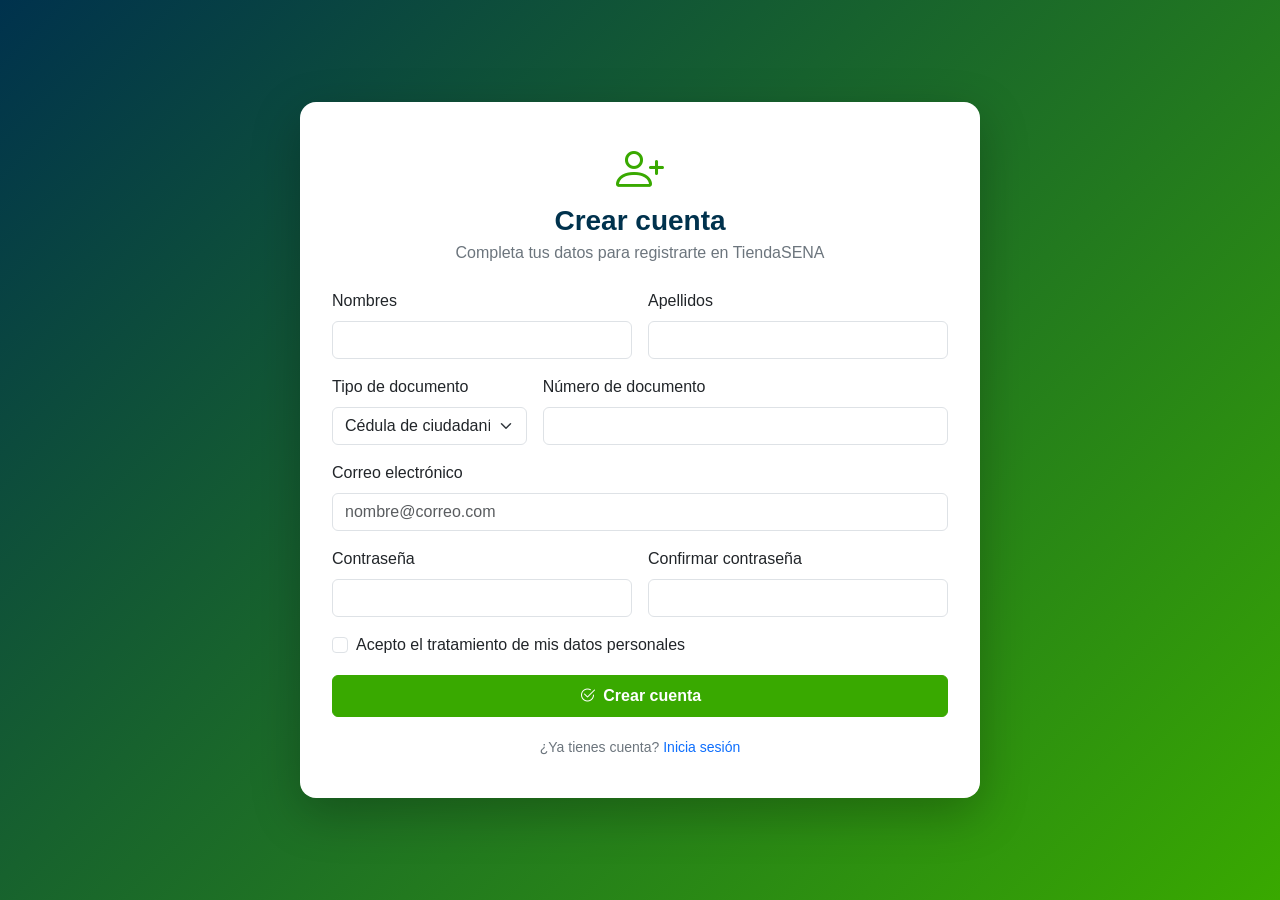
<file: registro.html>
<!DOCTYPE html> <!-- Documento HTML5. -->
<!-- Raíz en español. -->
<html lang="es">
<!-- Cabecera. -->
<head>
    <!-- Codificación UTF-8. -->
    <meta charset="UTF-8">
    <!-- Diseño adaptable. -->
    <meta name="viewport" content="width=device-width, initial-scale=1.0">
    <!-- Título de la pestaña. -->
    <title>Crear cuenta | TiendaSENA</title>
    <!-- CSS de Bootstrap. -->
    <link href="https://cdn.jsdelivr.net/npm/bootstrap@5.3.3/dist/css/bootstrap.min.css" rel="stylesheet">
    <!-- Íconos. -->
    <link href="https://cdn.jsdelivr.net/npm/bootstrap-icons@1.11.3/font/bootstrap-icons.min.css" rel="stylesheet">
    <!-- Nuestros estilos, después de Bootstrap. -->
    <link href="css/estilos.css" rel="stylesheet">
<!-- Cierra la cabecera. -->
</head>
<!-- Mismo fondo y centrado que el login: reutilizamos la clase. -->
<body class="login-fondo">

    <!-- La tarjeta con nuestra clase extra ancha (680px) porque tiene más campos. -->
    <main class="login-card ancha">
        <!-- Encabezado centrado. -->
        <header class="login-encabezado">
            <!-- Ícono de “agregar persona”. -->
            <i class="bi bi-person-plus display-5 text-sena"></i>
            <!-- Título. -->
            <h1 class="h3 fw-bold">Crear cuenta</h1>
            <!-- Instrucción. -->
            <p class="text-secondary mb-0">Completa tus datos para registrarte en TiendaSENA</p>
        <!-- Cierra el encabezado. -->
        </header>

        <!-- Al registrarse vuelve al login. El formulario es una fila de la rejilla (row); g-3 agrega espacio entre columnas y filas. -->
        <form action="index.html" method="get" class="row g-3">
            <!-- Columna: todo el ancho en celular, la mitad desde tablet (6 de 12). -->
            <div class="col-md-6">
                <!-- form-label da el estilo de Bootstrap a la etiqueta. Usamos el prefijo reg para que los id sean únicos. -->
                <label for="regNombres" class="form-label">Nombres</label>
                <!-- Campo obligatorio. -->
                <input type="text" class="form-control" id="regNombres" required>
            <!-- Cierra la columna. -->
            </div>
            <!-- La otra mitad: nombres y apellidos quedan lado a lado. -->
            <div class="col-md-6">
                <!-- Etiqueta. -->
                <label for="regApellidos" class="form-label">Apellidos</label>
                <!-- Campo obligatorio. -->
                <input type="text" class="form-control" id="regApellidos" required>
            <!-- Cierra la columna. -->
            </div>
            <!-- Un tercio (4 de 12). -->
            <div class="col-md-4">
                <!-- Etiqueta. -->
                <label for="regTipoDoc" class="form-label">Tipo de documento</label>
                <!-- Lista desplegable con estilo Bootstrap (form-select). -->
                <select class="form-select" id="regTipoDoc">
                    <!-- Cada <option> es una opción; value es lo que se enviaría. -->
                    <option value="CC">Cédula de ciudadanía</option>
                    <!-- Opción. -->
                    <option value="TI">Tarjeta de identidad</option>
                    <!-- Opción. -->
                    <option value="CE">Cédula de extranjería</option>
                <!-- Cierra la lista. -->
                </select>
            <!-- Cierra la columna. -->
            </div>
            <!-- Dos tercios (4 + 8 = 12: la fila se completa). -->
            <div class="col-md-8">
                <!-- Etiqueta. -->
                <label for="regDocumento" class="form-label">Número de documento</label>
                <!-- inputmode="numeric" muestra el teclado numérico en el celular. -->
                <input type="text" class="form-control" id="regDocumento" inputmode="numeric" required>
            <!-- Cierra la columna. -->
            </div>
            <!-- Todo el ancho en cualquier pantalla. -->
            <div class="col-12">
                <!-- Etiqueta. -->
                <label for="regCorreo" class="form-label">Correo electrónico</label>
                <!-- Correo con validación del navegador. -->
                <input type="email" class="form-control" id="regCorreo" placeholder="nombre@correo.com" required>
            <!-- Cierra la columna. -->
            </div>
            <!-- Mitad. -->
            <div class="col-md-6">
                <!-- Etiqueta. -->
                <label for="regClave" class="form-label">Contraseña</label>
                <!-- Mínimo 6 caracteres. -->
                <input type="password" class="form-control" id="regClave" minlength="6" required>
            <!-- Cierra la columna. -->
            </div>
            <!-- Mitad. -->
            <div class="col-md-6">
                <!-- Etiqueta. -->
                <label for="regConfirmar" class="form-label">Confirmar contraseña</label>
                <!-- Que coincidan se validará con JavaScript en el sistema real. -->
                <input type="password" class="form-control" id="regConfirmar" minlength="6" required>
            <!-- Cierra la columna. -->
            </div>
            <!-- Todo el ancho. -->
            <div class="col-12">
                <!-- Casilla de Bootstrap. -->
                <div class="form-check">
                    <!-- Casilla obligatoria: sin marcarla no se puede enviar. -->
                    <input class="form-check-input" type="checkbox" id="regTerminos" required>
                    <!-- Texto de la casilla. -->
                    <label class="form-check-label" for="regTerminos">Acepto el tratamiento de mis datos personales</label>
                <!-- Cierra la casilla. -->
                </div>
            <!-- Cierra la columna. -->
            </div>
            <!-- Todo el ancho. -->
            <div class="col-12">
                <!-- El mismo botón del login: así el diseño es consistente. -->
                <button type="submit" class="btn btn-sena w-100 py-2 fw-semibold">
                    <!-- Ícono y texto. -->
                    <i class="bi bi-check2-circle me-1"></i> Crear cuenta
                <!-- Cierra el botón. -->
                </button>
            <!-- Cierra la columna. -->
            </div>
        <!-- Cierra el formulario (y la fila). -->
        </form>

        <!-- Enlace de regreso al login: la navegación funciona en ambos sentidos. -->
        <p class="login-pie">¿Ya tienes cuenta? <a href="index.html" class="text-decoration-none">Inicia sesión</a></p>
    <!-- Cierra la tarjeta. -->
    </main>

<!-- Cierra el cuerpo. -->
</body>
<!-- Cierra el documento. -->
</html>
</file>
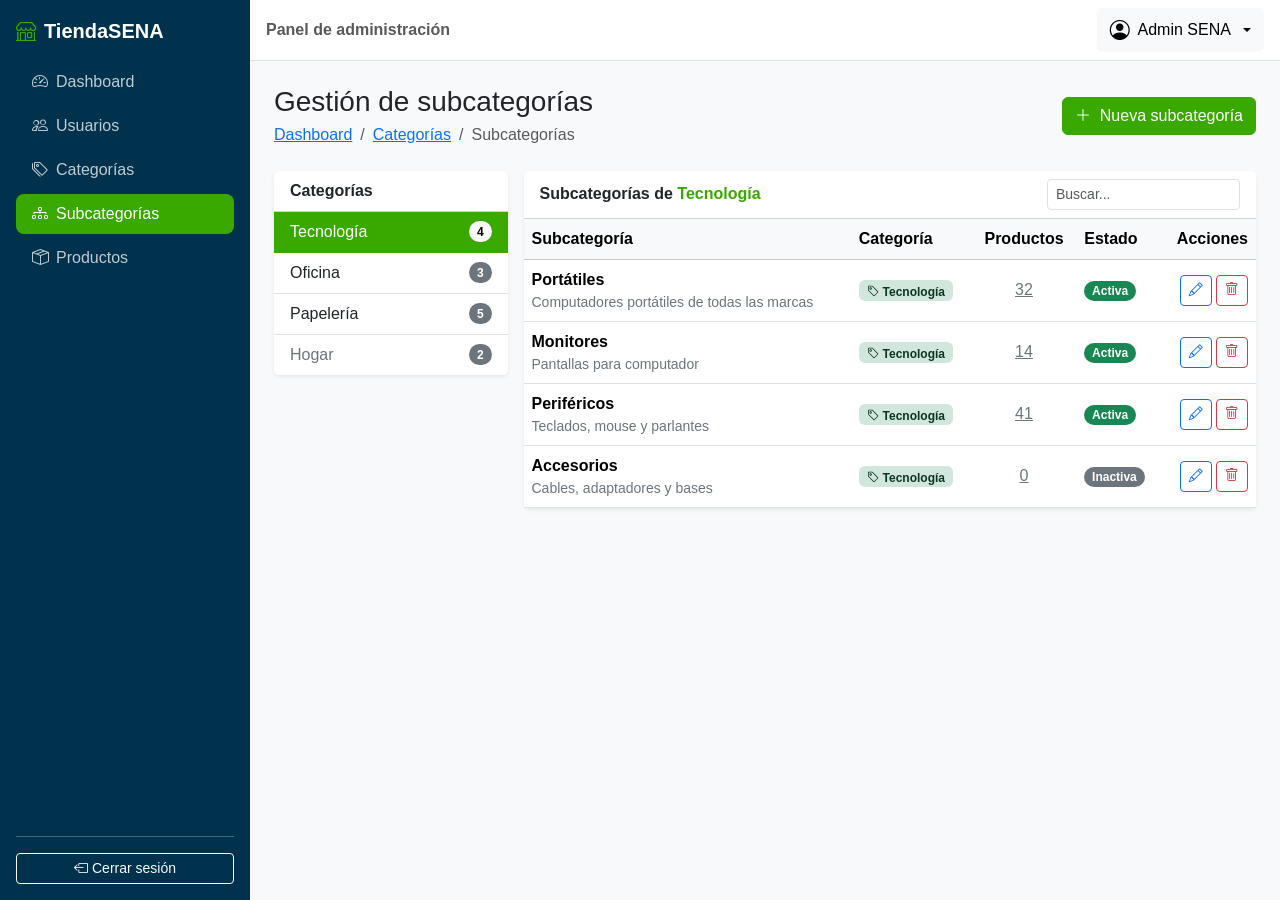
<file: subcategorias.html>
<!DOCTYPE html> <!-- Documento HTML5. -->
<!-- Raíz en español. -->
<html lang="es">
<!-- Abre la cabecera. -->
<head>
    <!-- Codificación UTF-8. -->
    <meta charset="UTF-8">
    <!-- Diseño adaptable. -->
    <meta name="viewport" content="width=device-width, initial-scale=1.0">
    <!-- Título de la pestaña. Cambia en cada módulo. -->
    <title>Subcategorías | TiendaSENA</title>
    <!-- CSS de Bootstrap. -->
    <link href="https://cdn.jsdelivr.net/npm/bootstrap@5.3.3/dist/css/bootstrap.min.css" rel="stylesheet">
    <!-- Íconos. -->
    <link href="https://cdn.jsdelivr.net/npm/bootstrap-icons@1.11.3/font/bootstrap-icons.min.css" rel="stylesheet">
    <!-- Nuestros estilos (después de Bootstrap). -->
    <link href="css/estilos.css" rel="stylesheet">
<!-- Cierra la cabecera. -->
</head>
<!-- Fondo gris muy claro para que las tarjetas blancas resalten. -->
<body class="bg-body-tertiary">

    <!-- ===================== MENÚ LATERAL ===================== -->
    <!-- offcanvas-lg: en pantallas menores a lg es un panel oculto que se desliza; desde lg se muestra normal. offcanvas-start lo hace salir por la izquierda. sidebar es nuestra clase. El id lo usa el botón que lo abre. -->
    <aside class="offcanvas-lg offcanvas-start sidebar" tabindex="-1" id="menuLateral" aria-labelledby="tituloMenu">
        <!-- Encabezado del panel; Bootstrap solo lo muestra en celular. -->
        <div class="offcanvas-header border-bottom border-secondary">
            <!-- Nombre del sistema en el panel móvil. -->
            <h5 class="offcanvas-title" id="tituloMenu"><i class="bi bi-shop me-2"></i>TiendaSENA</h5>
            <!-- Botón “X” blanco que cierra el panel. data-bs-target indica cuál panel cerrar. -->
            <button type="button" class="btn-close btn-close-white" data-bs-dismiss="offcanvas" data-bs-target="#menuLateral" aria-label="Cerrar menú"></button>
        <!-- Cierra el encabezado móvil. -->
        </div>
        <!-- Cuerpo del menú: Flexbox en columna para apilar logo, enlaces y botón de salida. -->
        <div class="offcanvas-body d-flex flex-column p-3">
            <!-- Logo que solo se ve en computador (d-none d-lg-flex): en celular ya está en el encabezado del panel. Al hacer clic vuelve al dashboard. -->
            <a href="dashboard.html" class="d-none d-lg-flex align-items-center mb-3 text-white text-decoration-none fs-5 fw-bold">
                <!-- Ícono verde y nombre. -->
                <i class="bi bi-shop me-2 text-sena"></i> TiendaSENA
            <!-- Cierra el logo. -->
            </a>
            <!-- Lista de navegación en columna (flex-column). nav-pills da forma de “píldora” al enlace activo. mb-auto empuja lo que sigue hasta el fondo. -->
            <ul class="nav nav-pills flex-column mb-auto">
                <!-- Enlace al dashboard. active lo resalta en verde y aria-current="page" avisa a los lectores de pantalla que es la página actual. **En cada módulo, el active pasa a su propio enlace.** -->
                <li class="nav-item"><a href="dashboard.html" class="nav-link"><i class="bi bi-speedometer2 me-2"></i>Dashboard</a></li>
                <!-- Enlace al módulo de usuarios (clase 5). -->
                <li class="nav-item"><a href="usuarios.html" class="nav-link"><i class="bi bi-people me-2"></i>Usuarios</a></li>
                <!-- Enlace a categorías (clase 6). -->
                <li class="nav-item"><a href="categorias.html" class="nav-link"><i class="bi bi-tags me-2"></i>Categorías</a></li>
                <!-- Enlace a subcategorías (clase 7). -->
                <li class="nav-item"><a href="subcategorias.html" class="nav-link active" aria-current="page"><i class="bi bi-diagram-3 me-2"></i>Subcategorías</a></li>
                <!-- Enlace a productos (clase 8). -->
                <li class="nav-item"><a href="productos.html" class="nav-link"><i class="bi bi-box-seam me-2"></i>Productos</a></li>
            <!-- Cierra la lista de navegación. -->
            </ul>
            <!-- Línea divisoria. -->
            <hr>
            <!-- Botón que vuelve al login (index.html): así “se cierra la sesión” en el prototipo. -->
            <a href="index.html" class="btn btn-outline-light btn-sm"><i class="bi bi-box-arrow-left me-1"></i>Cerrar sesión</a>
        <!-- Cierra el cuerpo del menú. -->
        </div>
    <!-- Cierra el menú lateral. -->
    </aside>

    <!-- ===================== ZONA DERECHA ===================== -->
    <!-- Nuestra clase contenido aplica el margin-left en computador. -->
    <div class="contenido">

        <!-- Barra superior -->
        <!-- Barra blanca con borde inferior. sticky-top la deja pegada arriba al hacer scroll. -->
        <nav class="navbar bg-white border-bottom px-3 sticky-top">
            <!-- Botón para abrir el menú en celular. d-lg-none lo oculta en computador (allá el menú siempre se ve). data-bs-toggle="offcanvas" + data-bs-target="#menuLateral" abren el panel. -->
            <button class="btn btn-outline-secondary d-lg-none" type="button" data-bs-toggle="offcanvas" data-bs-target="#menuLateral" aria-controls="menuLateral" aria-label="Abrir menú">
                <!-- Ícono de “hamburguesa”. -->
                <i class="bi bi-list"></i>
            <!-- Cierra el botón. -->
            </button>
            <!-- Texto de la barra; se oculta en celulares muy pequeños (d-none d-sm-inline). -->
            <span class="navbar-text fw-semibold d-none d-sm-inline">Panel de administración</span>
            <!-- Menú desplegable del usuario; ms-auto lo empuja a la derecha. -->
            <div class="dropdown ms-auto">
                <!-- Botón que abre el desplegable. dropdown-toggle dibuja la flechita; data-bs-toggle="dropdown" lo hace funcionar. -->
                <button class="btn btn-light dropdown-toggle d-flex align-items-center gap-2" type="button" data-bs-toggle="dropdown" aria-expanded="false">
                    <!-- Ícono de usuario. -->
                    <i class="bi bi-person-circle fs-5"></i>
                    <!-- Nombre del usuario, visible desde tablet. -->
                    <span class="d-none d-md-inline">Admin SENA</span>
                <!-- Cierra el botón. -->
                </button>
                <!-- Lista de opciones. dropdown-menu-end la alinea a la derecha para que no se salga de la pantalla. -->
                <ul class="dropdown-menu dropdown-menu-end shadow">
                    <!-- Encabezado no clicable dentro del menú. -->
                    <li><h6 class="dropdown-header">admin@sena.edu.co</h6></li>
                    <!-- Opción del menú (pantalla aún no construida). -->
                    <li><a class="dropdown-item" href="#"><i class="bi bi-person me-2"></i>Mi perfil</a></li>
                    <!-- Línea separadora. -->
                    <li><hr class="dropdown-divider"></li>
                    <!-- Otra forma de salir, en rojo (text-danger). -->
                    <li><a class="dropdown-item text-danger" href="index.html"><i class="bi bi-box-arrow-left me-2"></i>Cerrar sesión</a></li>
                <!-- Cierra la lista. -->
                </ul>
            <!-- Cierra el desplegable. -->
            </div>
        <!-- Cierra la barra superior. -->
        </nav>

        <!-- Contenido de la página -->
        <!-- Relleno 3 en celular y 4 desde tablet. -->
        <main class="p-3 p-md-4">
<!-- INICIO CONTENIDO -->
            <!-- Encabezado del módulo -->
            <!-- Flexbox con salto de línea. -->
            <div class="d-flex flex-wrap justify-content-between align-items-center gap-2 mb-4">
                <!-- Bloque del título. -->
                <div>
                    <!-- Título. -->
                    <h1 class="h3 mb-1">Gestión de subcategorías</h1>
                    <!-- Migas de pan. -->
                    <nav aria-label="breadcrumb">
                        <!-- Lista. -->
                        <ol class="breadcrumb mb-0 small">
                            <!-- Nivel 1. -->
                            <li class="breadcrumb-item"><a href="dashboard.html">Dashboard</a></li>
                            <!-- Nivel 2: las subcategorías “cuelgan” de las categorías, y así lo muestran las migas. -->
                            <li class="breadcrumb-item"><a href="categorias.html">Categorías</a></li>
                            <!-- Nivel actual. -->
                            <li class="breadcrumb-item active" aria-current="page">Subcategorías</li>
                        <!-- Cierra la lista. -->
                        </ol>
                    <!-- Cierra las migas. -->
                    </nav>
                <!-- Cierra el bloque. -->
                </div>
                <!-- Abre el formulario. -->
                <button type="button" class="btn btn-sena" data-bs-toggle="modal" data-bs-target="#modalSubcategoria">
                    <!-- Texto del botón. -->
                    <i class="bi bi-plus-lg me-1"></i> Nueva subcategoría
                <!-- Cierra el botón. -->
                </button>
            <!-- Cierra el encabezado. -->
            </div>

            <!-- Fila con dos columnas: maestro y detalle. -->
            <div class="row g-3">
                <!-- Maestro: lista de categorías -->
                <!-- 3 de 12 columnas en computador; en celular ocupa todo el ancho y queda arriba. -->
                <div class="col-lg-3">
                    <!-- Tarjeta. -->
                    <div class="card border-0 shadow-sm">
                        <!-- Encabezado de la tarjeta. -->
                        <div class="card-header bg-white fw-semibold">Categorías</div>
                        <!-- Lista de categorías sin bordes exteriores. -->
                        <div class="list-group list-group-flush">
                            <!-- Categoría seleccionada (active). Flexbox: nombre a la izquierda y contador a la derecha. -->
                            <a href="#" class="list-group-item list-group-item-action active d-flex justify-content-between align-items-center" aria-current="true">
                                <!-- Nombre y cantidad de subcategorías en un badge claro (contrasta con el fondo activo). -->
                                Tecnología <span class="badge text-bg-light rounded-pill">4</span>
                            <!-- Cierra el ítem. -->
                            </a>
                            <!-- Categoría no seleccionada. -->
                            <a href="#" class="list-group-item list-group-item-action d-flex justify-content-between align-items-center">
                                <!-- Nombre y contador gris. -->
                                Oficina <span class="badge text-bg-secondary rounded-pill">3</span>
                            <!-- Cierra el ítem. -->
                            </a>
                            <!-- Otra categoría. -->
                            <a href="#" class="list-group-item list-group-item-action d-flex justify-content-between align-items-center">
                                <!-- Nombre y contador. -->
                                Papelería <span class="badge text-bg-secondary rounded-pill">5</span>
                            <!-- Cierra el ítem. -->
                            </a>
                            <!-- Categoría inactiva en gris. -->
                            <a href="#" class="list-group-item list-group-item-action d-flex justify-content-between align-items-center text-secondary">
                                <!-- Nombre y contador. -->
                                Hogar <span class="badge text-bg-secondary rounded-pill">2</span>
                            <!-- Cierra el ítem. -->
                            </a>
                        <!-- Cierra la lista. -->
                        </div>
                    <!-- Cierra la tarjeta. -->
                    </div>
                <!-- Cierra la columna maestro. -->
                </div>

                <!-- Detalle: subcategorías de la categoría elegida -->
                <!-- 9 de 12 columnas (3 + 9 = 12). -->
                <div class="col-lg-9">
                    <!-- Tarjeta. -->
                    <div class="card border-0 shadow-sm">
                        <!-- Encabezado con título y buscador. -->
                        <div class="card-header bg-white d-flex flex-wrap justify-content-between align-items-center gap-2">
                            <!-- Indica de qué categoría son las filas mostradas. -->
                            <span class="fw-semibold">Subcategorías de <span class="text-sena">Tecnología</span></span>
                            <!-- Buscador pequeño (form-control-sm) con ancho automático (w-auto) en lugar del 100%. -->
                            <input type="search" class="form-control form-control-sm w-auto" placeholder="Buscar..." aria-label="Buscar subcategoría">
                        <!-- Cierra el encabezado. -->
                        </div>
                        <!-- Desplazamiento en celular. -->
                        <div class="table-responsive">
                            <!-- Tabla. -->
                            <table class="table table-hover align-middle mb-0">
                                <!-- Encabezado. -->
                                <thead class="table-light">
                                    <!-- Fila de títulos. -->
                                    <tr>
                                        <!-- Nombre y descripción. -->
                                        <th scope="col">Subcategoría</th>
                                        <!-- Categoría padre. -->
                                        <th scope="col">Categoría</th>
                                        <!-- Cantidad de productos, centrada. -->
                                        <th scope="col" class="text-center">Productos</th>
                                        <!-- Estado. -->
                                        <th scope="col">Estado</th>
                                        <!-- Acciones. -->
                                        <th scope="col" class="text-end">Acciones</th>
                                    <!-- Cierra la fila. -->
                                    </tr>
                                <!-- Cierra el encabezado. -->
                                </thead>
                                <!-- Cuerpo. -->
                                <tbody>
                                    <!-- Subcategoría 1. -->
                                    <tr>
                                        <!-- Celda compuesta. -->
                                        <td>
                                            <!-- Nombre. -->
                                            <div class="fw-semibold">Portátiles</div>
                                            <!-- Descripción. -->
                                            <div class="small text-secondary">Computadores portátiles de todas las marcas</div>
                                        <!-- Cierra la celda. -->
                                        </td>
                                        <!-- Categoría padre en un badge suave con ícono de etiqueta. -->
                                        <td><span class="badge bg-success-subtle text-success-emphasis"><i class="bi bi-tag me-1"></i>Tecnología</span></td>
                                        <!-- El número enlaza al módulo de productos. -->
                                        <td class="text-center"><a href="productos.html" class="link-secondary">32</a></td>
                                        <!-- Estado. -->
                                        <td><span class="badge rounded-pill text-bg-success">Activa</span></td>
                                        <!-- Acciones. -->
                                        <td class="text-end text-nowrap">
                                            <!-- Editar. -->
                                            <button type="button" class="btn btn-sm btn-outline-primary" data-bs-toggle="modal" data-bs-target="#modalSubcategoria" title="Editar"><i class="bi bi-pencil"></i></button>
                                            <!-- Eliminar. -->
                                            <button type="button" class="btn btn-sm btn-outline-danger" data-bs-toggle="modal" data-bs-target="#modalEliminar" title="Eliminar"><i class="bi bi-trash"></i></button>
                                        <!-- Cierra las acciones. -->
                                        </td>
                                    <!-- Cierra la fila. -->
                                    </tr>
                                    <!-- Subcategoría 2. -->
                                    <tr>
                                        <!-- Celda compuesta. -->
                                        <td>
                                            <!-- Nombre. -->
                                            <div class="fw-semibold">Monitores</div>
                                            <!-- Descripción. -->
                                            <div class="small text-secondary">Pantallas para computador</div>
                                        <!-- Cierra la celda. -->
                                        </td>
                                        <!-- Categoría padre. -->
                                        <td><span class="badge bg-success-subtle text-success-emphasis"><i class="bi bi-tag me-1"></i>Tecnología</span></td>
                                        <!-- Productos. -->
                                        <td class="text-center"><a href="productos.html" class="link-secondary">14</a></td>
                                        <!-- Estado. -->
                                        <td><span class="badge rounded-pill text-bg-success">Activa</span></td>
                                        <!-- Acciones. -->
                                        <td class="text-end text-nowrap">
                                            <!-- Editar. -->
                                            <button type="button" class="btn btn-sm btn-outline-primary" data-bs-toggle="modal" data-bs-target="#modalSubcategoria" title="Editar"><i class="bi bi-pencil"></i></button>
                                            <!-- Eliminar. -->
                                            <button type="button" class="btn btn-sm btn-outline-danger" data-bs-toggle="modal" data-bs-target="#modalEliminar" title="Eliminar"><i class="bi bi-trash"></i></button>
                                        <!-- Cierra las acciones. -->
                                        </td>
                                    <!-- Cierra la fila. -->
                                    </tr>
                                    <!-- Subcategoría 3. -->
                                    <tr>
                                        <!-- Celda compuesta. -->
                                        <td>
                                            <!-- Nombre. -->
                                            <div class="fw-semibold">Periféricos</div>
                                            <!-- Descripción. -->
                                            <div class="small text-secondary">Teclados, mouse y parlantes</div>
                                        <!-- Cierra la celda. -->
                                        </td>
                                        <!-- Categoría padre. -->
                                        <td><span class="badge bg-success-subtle text-success-emphasis"><i class="bi bi-tag me-1"></i>Tecnología</span></td>
                                        <!-- Productos. -->
                                        <td class="text-center"><a href="productos.html" class="link-secondary">41</a></td>
                                        <!-- Estado. -->
                                        <td><span class="badge rounded-pill text-bg-success">Activa</span></td>
                                        <!-- Acciones. -->
                                        <td class="text-end text-nowrap">
                                            <!-- Editar. -->
                                            <button type="button" class="btn btn-sm btn-outline-primary" data-bs-toggle="modal" data-bs-target="#modalSubcategoria" title="Editar"><i class="bi bi-pencil"></i></button>
                                            <!-- Eliminar. -->
                                            <button type="button" class="btn btn-sm btn-outline-danger" data-bs-toggle="modal" data-bs-target="#modalEliminar" title="Eliminar"><i class="bi bi-trash"></i></button>
                                        <!-- Cierra las acciones. -->
                                        </td>
                                    <!-- Cierra la fila. -->
                                    </tr>
                                    <!-- Subcategoría 4 (inactiva). -->
                                    <tr>
                                        <!-- Celda compuesta. -->
                                        <td>
                                            <!-- Nombre. -->
                                            <div class="fw-semibold">Accesorios</div>
                                            <!-- Descripción. -->
                                            <div class="small text-secondary">Cables, adaptadores y bases</div>
                                        <!-- Cierra la celda. -->
                                        </td>
                                        <!-- Categoría padre. -->
                                        <td><span class="badge bg-success-subtle text-success-emphasis"><i class="bi bi-tag me-1"></i>Tecnología</span></td>
                                        <!-- Productos. -->
                                        <td class="text-center"><a href="productos.html" class="link-secondary">0</a></td>
                                        <!-- Estado inactivo. -->
                                        <td><span class="badge rounded-pill text-bg-secondary">Inactiva</span></td>
                                        <!-- Acciones. -->
                                        <td class="text-end text-nowrap">
                                            <!-- Editar. -->
                                            <button type="button" class="btn btn-sm btn-outline-primary" data-bs-toggle="modal" data-bs-target="#modalSubcategoria" title="Editar"><i class="bi bi-pencil"></i></button>
                                            <!-- Eliminar. -->
                                            <button type="button" class="btn btn-sm btn-outline-danger" data-bs-toggle="modal" data-bs-target="#modalEliminar" title="Eliminar"><i class="bi bi-trash"></i></button>
                                        <!-- Cierra las acciones. -->
                                        </td>
                                    <!-- Cierra la fila. -->
                                    </tr>
                                <!-- Cierra el cuerpo. -->
                                </tbody>
                            <!-- Cierra la tabla. -->
                            </table>
                        <!-- Cierra la envoltura. -->
                        </div>
                    <!-- Cierra la tarjeta. -->
                    </div>
                <!-- Cierra la columna detalle. -->
                </div>
            <!-- Cierra la fila maestro-detalle. -->
            </div>

            <!-- Modal: crear / editar subcategoría -->
            <!-- Modal oculto. -->
            <div class="modal fade" id="modalSubcategoria" tabindex="-1" aria-labelledby="tituloModalSubcategoria" aria-hidden="true">
                <!-- Centrado. -->
                <div class="modal-dialog modal-dialog-centered">
                    <!-- Contenido. -->
                    <div class="modal-content">
                        <!-- Encabezado. -->
                        <div class="modal-header">
                            <!-- Título. -->
                            <h2 class="modal-title fs-5" id="tituloModalSubcategoria"><i class="bi bi-diagram-3 me-2"></i>Datos de la subcategoría</h2>
                            <!-- Cerrar. -->
                            <button type="button" class="btn-close" data-bs-dismiss="modal" aria-label="Cerrar"></button>
                        <!-- Cierra el encabezado. -->
                        </div>
                        <!-- Cuerpo. -->
                        <div class="modal-body">
                            <!-- Formulario. -->
                            <form>
                                <!-- Grupo. -->
                                <div class="mb-3">
                                    <!-- El asterisco rojo es la convención para “campo obligatorio”. -->
                                    <label for="subCategoria" class="form-label">Categoría <span class="text-danger">*</span></label>
                                    <!-- Lista de categorías padre, obligatoria. -->
                                    <select class="form-select" id="subCategoria" required>
                                        <!-- Opción guía (no se puede elegir). -->
                                        <option value="" disabled>Seleccione una categoría…</option>
                                        <!-- Preseleccionada: la categoría que se estaba viendo. El value sería el id de la categoría en la base de datos. -->
                                        <option value="1" selected>Tecnología</option>
                                        <!-- Opción. -->
                                        <option value="2">Oficina</option>
                                        <!-- Opción. -->
                                        <option value="3">Papelería</option>
                                        <!-- Opción. -->
                                        <option value="4">Hogar</option>
                                    <!-- Cierra la lista. -->
                                    </select>
                                <!-- Cierra el grupo. -->
                                </div>
                                <!-- Grupo. -->
                                <div class="mb-3">
                                    <!-- Etiqueta con asterisco. -->
                                    <label for="subNombre" class="form-label">Nombre <span class="text-danger">*</span></label>
                                    <!-- Campo obligatorio. -->
                                    <input type="text" class="form-control" id="subNombre" placeholder="Ej: Portátiles" required>
                                <!-- Cierra el grupo. -->
                                </div>
                                <!-- Grupo. -->
                                <div class="mb-3">
                                    <!-- Etiqueta. -->
                                    <label for="subDescripcion" class="form-label">Descripción</label>
                                    <!-- Área de texto de 2 líneas. -->
                                    <textarea class="form-control" id="subDescripcion" rows="2"></textarea>
                                <!-- Cierra el grupo. -->
                                </div>
                                <!-- Interruptor. -->
                                <div class="form-check form-switch">
                                    <!-- Encendido. -->
                                    <input class="form-check-input" type="checkbox" role="switch" id="subActiva" checked>
                                    <!-- Etiqueta. -->
                                    <label class="form-check-label" for="subActiva">Subcategoría activa</label>
                                <!-- Cierra el interruptor. -->
                                </div>
                            <!-- Cierra el formulario. -->
                            </form>
                        <!-- Cierra el cuerpo. -->
                        </div>
                        <!-- Pie. -->
                        <div class="modal-footer">
                            <!-- Cancelar. -->
                            <button type="button" class="btn btn-secondary" data-bs-dismiss="modal">Cancelar</button>
                            <!-- Guardar. -->
                            <button type="button" class="btn btn-sena" data-bs-dismiss="modal"><i class="bi bi-save me-1"></i>Guardar</button>
                        <!-- Cierra el pie. -->
                        </div>
                    <!-- Cierra el contenido. -->
                    </div>
                <!-- Cierra el diálogo. -->
                </div>
            <!-- Cierra el modal. -->
            </div>

            <!-- Modal: confirmar eliminación -->
            <!-- Modal. -->
            <div class="modal fade" id="modalEliminar" tabindex="-1" aria-labelledby="tituloModalEliminar" aria-hidden="true">
                <!-- Pequeño y centrado. -->
                <div class="modal-dialog modal-dialog-centered modal-sm">
                    <!-- Contenido. -->
                    <div class="modal-content">
                        <!-- Cuerpo. -->
                        <div class="modal-body text-center p-4">
                            <!-- Ícono. -->
                            <i class="bi bi-exclamation-triangle text-danger display-5"></i>
                            <!-- Pregunta. -->
                            <h2 class="h5 mt-3" id="tituloModalEliminar">¿Eliminar esta subcategoría?</h2>
                            <!-- Consecuencia. -->
                            <p class="text-secondary small mb-0">Sus productos quedarán sin subcategoría.</p>
                        <!-- Cierra el cuerpo. -->
                        </div>
                        <!-- Pie. -->
                        <div class="modal-footer justify-content-center border-0 pt-0">
                            <!-- Cancelar. -->
                            <button type="button" class="btn btn-light" data-bs-dismiss="modal">Cancelar</button>
                            <!-- Confirmar. -->
                            <button type="button" class="btn btn-danger" data-bs-dismiss="modal">Sí, eliminar</button>
                        <!-- Cierra el pie. -->
                        </div>
                    <!-- Cierra el contenido. -->
                    </div>
                <!-- Cierra el diálogo. -->
                </div>
            <!-- Cierra el modal. -->
            </div>
<!-- FIN CONTENIDO -->
        <!-- Cierra el contenido. -->
        </main>
    <!-- Cierra la zona derecha. -->
    </div>

    <!-- JavaScript de Bootstrap: necesario para el menú deslizable, el desplegable del usuario y los modales. -->
    <script src="https://cdn.jsdelivr.net/npm/bootstrap@5.3.3/dist/js/bootstrap.bundle.min.js"></script>
<!-- Cierra el cuerpo. -->
</body>
<!-- Cierra el documento. -->
</html>
</file>
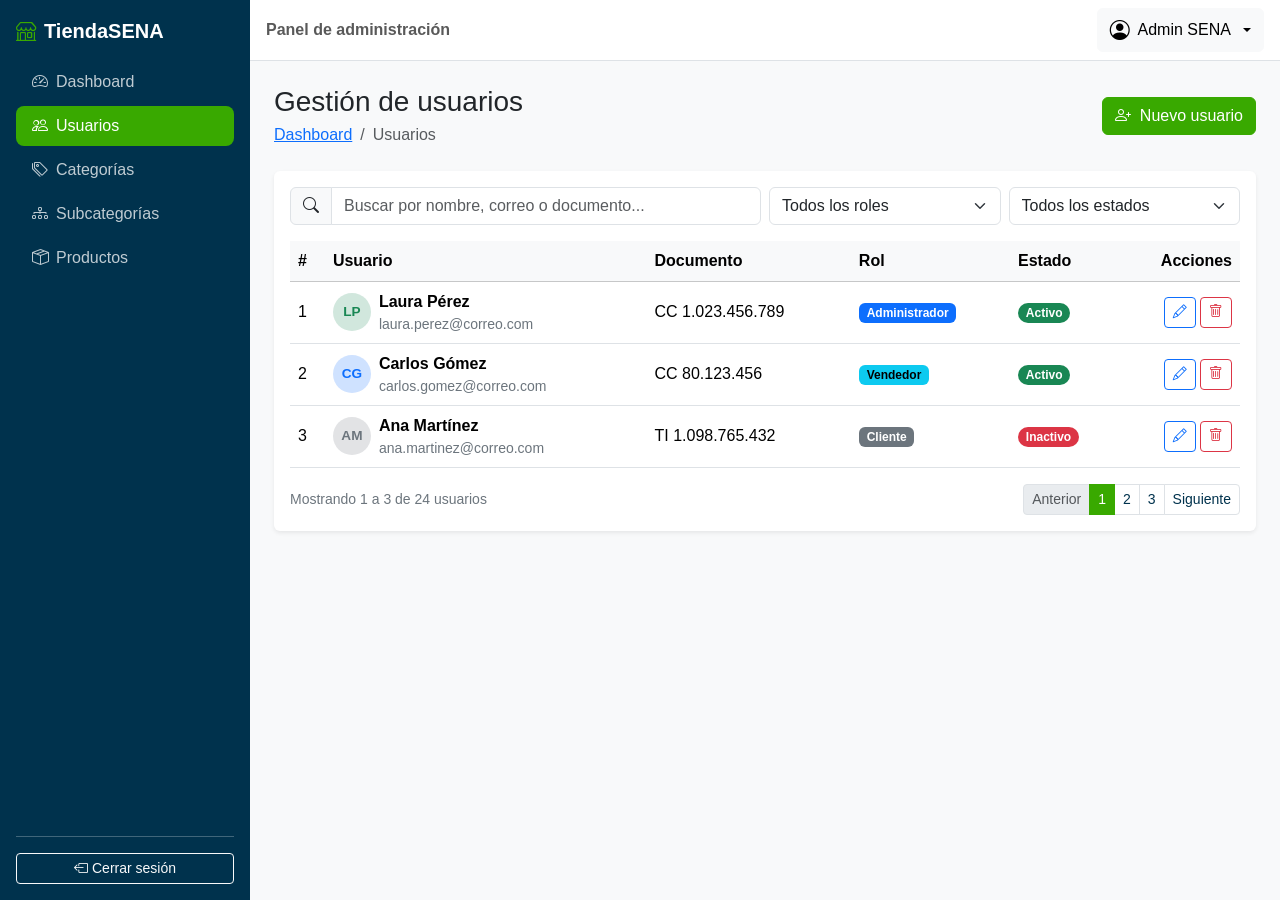
<file: usuarios.html>
<!DOCTYPE html> <!-- Documento HTML5. -->
<!-- Raíz en español. -->
<html lang="es">
<!-- Abre la cabecera. -->
<head>
    <!-- Codificación UTF-8. -->
    <meta charset="UTF-8">
    <!-- Diseño adaptable. -->
    <meta name="viewport" content="width=device-width, initial-scale=1.0">
    <!-- Título de la pestaña. Cambia en cada módulo. -->
    <title>Usuarios | TiendaSENA</title>
    <!-- CSS de Bootstrap. -->
    <link href="https://cdn.jsdelivr.net/npm/bootstrap@5.3.3/dist/css/bootstrap.min.css" rel="stylesheet">
    <!-- Íconos. -->
    <link href="https://cdn.jsdelivr.net/npm/bootstrap-icons@1.11.3/font/bootstrap-icons.min.css" rel="stylesheet">
    <!-- Nuestros estilos (después de Bootstrap). -->
    <link href="css/estilos.css" rel="stylesheet">
<!-- Cierra la cabecera. -->
</head>
<!-- Fondo gris muy claro para que las tarjetas blancas resalten. -->
<body class="bg-body-tertiary">

    <!-- ===================== MENÚ LATERAL ===================== -->
    <!-- offcanvas-lg: en pantallas menores a lg es un panel oculto que se desliza; desde lg se muestra normal. offcanvas-start lo hace salir por la izquierda. sidebar es nuestra clase. El id lo usa el botón que lo abre. -->
    <aside class="offcanvas-lg offcanvas-start sidebar" tabindex="-1" id="menuLateral" aria-labelledby="tituloMenu">
        <!-- Encabezado del panel; Bootstrap solo lo muestra en celular. -->
        <div class="offcanvas-header border-bottom border-secondary">
            <!-- Nombre del sistema en el panel móvil. -->
            <h5 class="offcanvas-title" id="tituloMenu"><i class="bi bi-shop me-2"></i>TiendaSENA</h5>
            <!-- Botón “X” blanco que cierra el panel. data-bs-target indica cuál panel cerrar. -->
            <button type="button" class="btn-close btn-close-white" data-bs-dismiss="offcanvas" data-bs-target="#menuLateral" aria-label="Cerrar menú"></button>
        <!-- Cierra el encabezado móvil. -->
        </div>
        <!-- Cuerpo del menú: Flexbox en columna para apilar logo, enlaces y botón de salida. -->
        <div class="offcanvas-body d-flex flex-column p-3">
            <!-- Logo que solo se ve en computador (d-none d-lg-flex): en celular ya está en el encabezado del panel. Al hacer clic vuelve al dashboard. -->
            <a href="dashboard.html" class="d-none d-lg-flex align-items-center mb-3 text-white text-decoration-none fs-5 fw-bold">
                <!-- Ícono verde y nombre. -->
                <i class="bi bi-shop me-2 text-sena"></i> TiendaSENA
            <!-- Cierra el logo. -->
            </a>
            <!-- Lista de navegación en columna (flex-column). nav-pills da forma de “píldora” al enlace activo. mb-auto empuja lo que sigue hasta el fondo. -->
            <ul class="nav nav-pills flex-column mb-auto">
                <!-- Enlace al dashboard. active lo resalta en verde y aria-current="page" avisa a los lectores de pantalla que es la página actual. **En cada módulo, el active pasa a su propio enlace.** -->
                <li class="nav-item"><a href="dashboard.html" class="nav-link"><i class="bi bi-speedometer2 me-2"></i>Dashboard</a></li>
                <!-- Enlace al módulo de usuarios (clase 5). -->
                <li class="nav-item"><a href="usuarios.html" class="nav-link active" aria-current="page"><i class="bi bi-people me-2"></i>Usuarios</a></li>
                <!-- Enlace a categorías (clase 6). -->
                <li class="nav-item"><a href="categorias.html" class="nav-link"><i class="bi bi-tags me-2"></i>Categorías</a></li>
                <!-- Enlace a subcategorías (clase 7). -->
                <li class="nav-item"><a href="subcategorias.html" class="nav-link"><i class="bi bi-diagram-3 me-2"></i>Subcategorías</a></li>
                <!-- Enlace a productos (clase 8). -->
                <li class="nav-item"><a href="productos.html" class="nav-link"><i class="bi bi-box-seam me-2"></i>Productos</a></li>
            <!-- Cierra la lista de navegación. -->
            </ul>
            <!-- Línea divisoria. -->
            <hr>
            <!-- Botón que vuelve al login (index.html): así “se cierra la sesión” en el prototipo. -->
            <a href="index.html" class="btn btn-outline-light btn-sm"><i class="bi bi-box-arrow-left me-1"></i>Cerrar sesión</a>
        <!-- Cierra el cuerpo del menú. -->
        </div>
    <!-- Cierra el menú lateral. -->
    </aside>

    <!-- ===================== ZONA DERECHA ===================== -->
    <!-- Nuestra clase contenido aplica el margin-left en computador. -->
    <div class="contenido">

        <!-- Barra superior -->
        <!-- Barra blanca con borde inferior. sticky-top la deja pegada arriba al hacer scroll. -->
        <nav class="navbar bg-white border-bottom px-3 sticky-top">
            <!-- Botón para abrir el menú en celular. d-lg-none lo oculta en computador (allá el menú siempre se ve). data-bs-toggle="offcanvas" + data-bs-target="#menuLateral" abren el panel. -->
            <button class="btn btn-outline-secondary d-lg-none" type="button" data-bs-toggle="offcanvas" data-bs-target="#menuLateral" aria-controls="menuLateral" aria-label="Abrir menú">
                <!-- Ícono de “hamburguesa”. -->
                <i class="bi bi-list"></i>
            <!-- Cierra el botón. -->
            </button>
            <!-- Texto de la barra; se oculta en celulares muy pequeños (d-none d-sm-inline). -->
            <span class="navbar-text fw-semibold d-none d-sm-inline">Panel de administración</span>
            <!-- Menú desplegable del usuario; ms-auto lo empuja a la derecha. -->
            <div class="dropdown ms-auto">
                <!-- Botón que abre el desplegable. dropdown-toggle dibuja la flechita; data-bs-toggle="dropdown" lo hace funcionar. -->
                <button class="btn btn-light dropdown-toggle d-flex align-items-center gap-2" type="button" data-bs-toggle="dropdown" aria-expanded="false">
                    <!-- Ícono de usuario. -->
                    <i class="bi bi-person-circle fs-5"></i>
                    <!-- Nombre del usuario, visible desde tablet. -->
                    <span class="d-none d-md-inline">Admin SENA</span>
                <!-- Cierra el botón. -->
                </button>
                <!-- Lista de opciones. dropdown-menu-end la alinea a la derecha para que no se salga de la pantalla. -->
                <ul class="dropdown-menu dropdown-menu-end shadow">
                    <!-- Encabezado no clicable dentro del menú. -->
                    <li><h6 class="dropdown-header">admin@sena.edu.co</h6></li>
                    <!-- Opción del menú (pantalla aún no construida). -->
                    <li><a class="dropdown-item" href="#"><i class="bi bi-person me-2"></i>Mi perfil</a></li>
                    <!-- Línea separadora. -->
                    <li><hr class="dropdown-divider"></li>
                    <!-- Otra forma de salir, en rojo (text-danger). -->
                    <li><a class="dropdown-item text-danger" href="index.html"><i class="bi bi-box-arrow-left me-2"></i>Cerrar sesión</a></li>
                <!-- Cierra la lista. -->
                </ul>
            <!-- Cierra el desplegable. -->
            </div>
        <!-- Cierra la barra superior. -->
        </nav>

        <!-- Contenido de la página -->
        <!-- Relleno 3 en celular y 4 desde tablet. -->
        <main class="p-3 p-md-4">
<!-- INICIO CONTENIDO -->
            <!-- Encabezado del módulo -->
            <!-- Flexbox: título a la izquierda y botón a la derecha. flex-wrap permite que en celular el botón baje a otra línea. -->
            <div class="d-flex flex-wrap justify-content-between align-items-center gap-2 mb-4">
                <!-- Bloque del título. -->
                <div>
                    <!-- Título de la página. -->
                    <h1 class="h3 mb-1">Gestión de usuarios</h1>
                    <!-- Breadcrumb (migas de pan): muestra dónde está el usuario dentro del sistema. -->
                    <nav aria-label="breadcrumb">
                        <!-- Lista ordenada con estilo de migas. -->
                        <ol class="breadcrumb mb-0 small">
                            <!-- Primer nivel, con enlace para volver. -->
                            <li class="breadcrumb-item"><a href="dashboard.html">Dashboard</a></li>
                            <!-- Nivel actual, sin enlace. Bootstrap agrega el separador / automáticamente. -->
                            <li class="breadcrumb-item active" aria-current="page">Usuarios</li>
                        <!-- Cierra la lista. -->
                        </ol>
                    <!-- Cierra el breadcrumb. -->
                    </nav>
                <!-- Cierra el bloque del título. -->
                </div>
                <!-- Botón principal (Crear). data-bs-toggle="modal" y data-bs-target="#modalUsuario" abren el modal del formulario. -->
                <button type="button" class="btn btn-sena" data-bs-toggle="modal" data-bs-target="#modalUsuario">
                    <!-- Ícono y texto del botón. -->
                    <i class="bi bi-person-plus me-1"></i> Nuevo usuario
                <!-- Cierra el botón. -->
                </button>
            <!-- Cierra el encabezado. -->
            </div>

            <!-- Una tarjeta envuelve filtros, tabla y paginación. -->
            <div class="card border-0 shadow-sm">
                <!-- Cuerpo de la tarjeta. -->
                <div class="card-body">

                    <!-- Filtros -->
                    <!-- El formulario es una fila de la rejilla (row) con espacio pequeño (g-2). role="search" indica que es un buscador. -->
                    <form class="row g-2 mb-3" role="search">
                        <!-- La búsqueda ocupa la mitad desde tablet; todo el ancho en celular. -->
                        <div class="col-md-6">
                            <!-- input-group pega un ícono o botón al campo de texto. -->
                            <div class="input-group">
                                <!-- Cajita gris con la lupa, pegada a la izquierda del campo. -->
                                <span class="input-group-text"><i class="bi bi-search"></i></span>
                                <!-- Campo de búsqueda. aria-label reemplaza al label visible para lectores de pantalla. -->
                                <input type="search" class="form-control" placeholder="Buscar por nombre, correo o documento..." aria-label="Buscar usuario">
                            <!-- Cierra el grupo. -->
                            </div>
                        <!-- Cierra la columna. -->
                        </div>
                        <!-- Medio ancho en celular, un cuarto desde tablet. -->
                        <div class="col-6 col-md-3">
                            <!-- form-select da estilo de Bootstrap a la lista desplegable. -->
                            <select class="form-select" aria-label="Filtrar por rol">
                                <!-- selected marca la opción elegida por defecto. -->
                                <option selected>Todos los roles</option>
                                <!-- Opción de rol. -->
                                <option>Administrador</option>
                                <!-- Opción de rol. -->
                                <option>Vendedor</option>
                                <!-- Opción de rol. -->
                                <option>Cliente</option>
                            <!-- Cierra la lista. -->
                            </select>
                        <!-- Cierra la columna. -->
                        </div>
                        <!-- Columna del segundo filtro. -->
                        <div class="col-6 col-md-3">
                            <!-- Filtro por estado. -->
                            <select class="form-select" aria-label="Filtrar por estado">
                                <!-- Opción por defecto. -->
                                <option selected>Todos los estados</option>
                                <!-- Opción. -->
                                <option>Activo</option>
                                <!-- Opción. -->
                                <option>Inactivo</option>
                            <!-- Cierra la lista. -->
                            </select>
                        <!-- Cierra la columna. -->
                        </div>
                    <!-- Cierra los filtros. -->
                    </form>

                    <!-- Tabla de usuarios -->
                    <!-- Desplazamiento horizontal en celular. -->
                    <div class="table-responsive">
                        <!-- Tabla con resaltado y centrado vertical. -->
                        <table class="table table-hover align-middle">
                            <!-- Encabezado gris claro. -->
                            <thead class="table-light">
                                <!-- Fila de títulos. -->
                                <tr>
                                    <!-- scope="col" indica que el título pertenece a la columna (accesibilidad). -->
                                    <th scope="col">#</th>
                                    <!-- Nombre y correo. -->
                                    <th scope="col">Usuario</th>
                                    <!-- Tipo y número de documento. -->
                                    <th scope="col">Documento</th>
                                    <!-- Rol en el sistema. -->
                                    <th scope="col">Rol</th>
                                    <!-- Activo o inactivo. -->
                                    <th scope="col">Estado</th>
                                    <!-- Botones de editar y eliminar, alineados a la derecha. -->
                                    <th scope="col" class="text-end">Acciones</th>
                                <!-- Cierra la fila. -->
                                </tr>
                            <!-- Cierra el encabezado. -->
                            </thead>
                            <!-- Cuerpo con los datos de ejemplo. -->
                            <tbody>
                                <!-- Usuario 1. -->
                                <tr>
                                    <!-- Número de fila. -->
                                    <td>1</td>
                                    <!-- Celda compuesta: avatar + nombre + correo. -->
                                    <td>
                                        <!-- Flexbox para poner el avatar al lado del texto. -->
                                        <div class="d-flex align-items-center gap-2">
                                            <!-- Nuestro círculo avatar con las iniciales. -->
                                            <span class="avatar bg-success-subtle text-success">LP</span>
                                            <!-- Bloque de texto. -->
                                            <div>
                                                <!-- Nombre en seminegrita. -->
                                                <div class="fw-semibold">Laura Pérez</div>
                                                <!-- Correo pequeño y gris. -->
                                                <div class="small text-secondary">laura.perez@correo.com</div>
                                            <!-- Cierra el bloque. -->
                                            </div>
                                        <!-- Cierra el Flexbox. -->
                                        </div>
                                    <!-- Cierra la celda. -->
                                    </td>
                                    <!-- Documento. -->
                                    <td>CC 1.023.456.789</td>
                                    <!-- Rol en un badge azul. -->
                                    <td><span class="badge text-bg-primary">Administrador</span></td>
                                    <!-- Estado: badge verde con forma de píldora (rounded-pill). -->
                                    <td><span class="badge rounded-pill text-bg-success">Activo</span></td>
                                    <!-- Celda de acciones; text-nowrap evita que los botones se partan en dos líneas. -->
                                    <td class="text-end text-nowrap">
                                        <!-- Botón Editar (la “U”): abre el mismo modal del formulario. title muestra un texto al dejar el mouse encima. -->
                                        <button type="button" class="btn btn-sm btn-outline-primary" data-bs-toggle="modal" data-bs-target="#modalUsuario" title="Editar">
                                            <!-- Ícono de lápiz. -->
                                            <i class="bi bi-pencil"></i>
                                        <!-- Cierra el botón. -->
                                        </button>
                                        <!-- Botón Eliminar (la “D”): abre el modal de confirmación. -->
                                        <button type="button" class="btn btn-sm btn-outline-danger" data-bs-toggle="modal" data-bs-target="#modalEliminar" title="Eliminar">
                                            <!-- Ícono de papelera. -->
                                            <i class="bi bi-trash"></i>
                                        <!-- Cierra el botón. -->
                                        </button>
                                    <!-- Cierra la celda de acciones. -->
                                    </td>
                                <!-- Cierra el usuario 1. -->
                                </tr>
                                <!-- Usuario 2 (misma estructura). -->
                                <tr>
                                    <!-- Número. -->
                                    <td>2</td>
                                    <!-- Celda compuesta. -->
                                    <td>
                                        <!-- Flexbox. -->
                                        <div class="d-flex align-items-center gap-2">
                                            <!-- Avatar azul. -->
                                            <span class="avatar bg-primary-subtle text-primary">CG</span>
                                            <!-- Texto. -->
                                            <div>
                                                <!-- Nombre. -->
                                                <div class="fw-semibold">Carlos Gómez</div>
                                                <!-- Correo. -->
                                                <div class="small text-secondary">carlos.gomez@correo.com</div>
                                            <!-- Cierra el texto. -->
                                            </div>
                                        <!-- Cierra el Flexbox. -->
                                        </div>
                                    <!-- Cierra la celda. -->
                                    </td>
                                    <!-- Documento. -->
                                    <td>CC 80.123.456</td>
                                    <!-- Rol en badge celeste. -->
                                    <td><span class="badge text-bg-info">Vendedor</span></td>
                                    <!-- Estado activo. -->
                                    <td><span class="badge rounded-pill text-bg-success">Activo</span></td>
                                    <!-- Acciones. -->
                                    <td class="text-end text-nowrap">
                                        <!-- Editar (escrito en una sola línea: es lo mismo). -->
                                        <button type="button" class="btn btn-sm btn-outline-primary" data-bs-toggle="modal" data-bs-target="#modalUsuario" title="Editar"><i class="bi bi-pencil"></i></button>
                                        <!-- Eliminar. -->
                                        <button type="button" class="btn btn-sm btn-outline-danger" data-bs-toggle="modal" data-bs-target="#modalEliminar" title="Eliminar"><i class="bi bi-trash"></i></button>
                                    <!-- Cierra las acciones. -->
                                    </td>
                                <!-- Cierra el usuario 2. -->
                                </tr>
                                <!-- Usuario 3. -->
                                <tr>
                                    <!-- Número. -->
                                    <td>3</td>
                                    <!-- Celda compuesta. -->
                                    <td>
                                        <!-- Flexbox. -->
                                        <div class="d-flex align-items-center gap-2">
                                            <!-- Avatar gris (usuario inactivo). -->
                                            <span class="avatar bg-secondary-subtle text-secondary">AM</span>
                                            <!-- Texto. -->
                                            <div>
                                                <!-- Nombre. -->
                                                <div class="fw-semibold">Ana Martínez</div>
                                                <!-- Correo. -->
                                                <div class="small text-secondary">ana.martinez@correo.com</div>
                                            <!-- Cierra el texto. -->
                                            </div>
                                        <!-- Cierra el Flexbox. -->
                                        </div>
                                    <!-- Cierra la celda. -->
                                    </td>
                                    <!-- Documento (tarjeta de identidad). -->
                                    <td>TI 1.098.765.432</td>
                                    <!-- Rol en badge gris. -->
                                    <td><span class="badge text-bg-secondary">Cliente</span></td>
                                    <!-- Estado inactivo en rojo. -->
                                    <td><span class="badge rounded-pill text-bg-danger">Inactivo</span></td>
                                    <!-- Acciones. -->
                                    <td class="text-end text-nowrap">
                                        <!-- Editar. -->
                                        <button type="button" class="btn btn-sm btn-outline-primary" data-bs-toggle="modal" data-bs-target="#modalUsuario" title="Editar"><i class="bi bi-pencil"></i></button>
                                        <!-- Eliminar. -->
                                        <button type="button" class="btn btn-sm btn-outline-danger" data-bs-toggle="modal" data-bs-target="#modalEliminar" title="Eliminar"><i class="bi bi-trash"></i></button>
                                    <!-- Cierra las acciones. -->
                                    </td>
                                <!-- Cierra el usuario 3. -->
                                </tr>
                            <!-- Cierra el cuerpo. -->
                            </tbody>
                        <!-- Cierra la tabla. -->
                        </table>
                    <!-- Cierra la envoltura responsive. -->
                    </div>

                    <!-- Paginación -->
                    <!-- Texto informativo a la izquierda y paginación a la derecha. -->
                    <div class="d-flex flex-wrap justify-content-between align-items-center gap-2">
                        <!-- Resumen de resultados. -->
                        <small class="text-secondary">Mostrando 1 a 3 de 24 usuarios</small>
                        <!-- La paginación es una navegación. -->
                        <nav aria-label="Paginación de usuarios">
                            <!-- Componente pagination, tamaño pequeño. -->
                            <ul class="pagination pagination-sm mb-0">
                                <!-- disabled: no hay página anterior a la 1. -->
                                <li class="page-item disabled"><a class="page-link" href="#">Anterior</a></li>
                                <!-- Página actual (verde por nuestra personalización). -->
                                <li class="page-item active" aria-current="page"><a class="page-link" href="#">1</a></li>
                                <!-- Página 2. -->
                                <li class="page-item"><a class="page-link" href="#">2</a></li>
                                <!-- Página 3. -->
                                <li class="page-item"><a class="page-link" href="#">3</a></li>
                                <!-- Botón siguiente. -->
                                <li class="page-item"><a class="page-link" href="#">Siguiente</a></li>
                            <!-- Cierra la lista. -->
                            </ul>
                        <!-- Cierra la navegación. -->
                        </nav>
                    <!-- Cierra el bloque de paginación. -->
                    </div>
                <!-- Cierra el cuerpo de la tarjeta. -->
                </div>
            <!-- Cierra la tarjeta. -->
            </div>

            <!-- Modal: crear / editar usuario -->
            <!-- Modal oculto; su id es el destino de los botones “Nuevo usuario” y “Editar”. -->
            <div class="modal fade" id="modalUsuario" tabindex="-1" aria-labelledby="tituloModalUsuario" aria-hidden="true">
                <!-- modal-lg: modal ancho. modal-dialog-scrollable: si el formulario es largo, solo se desplaza el cuerpo. -->
                <div class="modal-dialog modal-lg modal-dialog-scrollable">
                    <!-- Contenido del modal. -->
                    <div class="modal-content">
                        <!-- Encabezado. -->
                        <div class="modal-header">
                            <!-- Título del modal; fs-5 ajusta el tamaño de letra. -->
                            <h2 class="modal-title fs-5" id="tituloModalUsuario"><i class="bi bi-person-vcard me-2"></i>Datos del usuario</h2>
                            <!-- Botón “X” para cerrar. -->
                            <button type="button" class="btn-close" data-bs-dismiss="modal" aria-label="Cerrar"></button>
                        <!-- Cierra el encabezado. -->
                        </div>
                        <!-- Cuerpo con el formulario. -->
                        <div class="modal-body">
                            <!-- El formulario es una fila de la rejilla: así ponemos dos campos por línea. -->
                            <form class="row g-3">
                                <!-- Mitad del ancho desde tablet. -->
                                <div class="col-md-6">
                                    <!-- Etiqueta. Usamos el prefijo usu en los id para no repetirlos con otros formularios. -->
                                    <label for="usuNombres" class="form-label">Nombres</label>
                                    <!-- Campo obligatorio. -->
                                    <input type="text" class="form-control" id="usuNombres" placeholder="Ej: Laura" required>
                                <!-- Cierra la columna. -->
                                </div>
                                <!-- Otra mitad. -->
                                <div class="col-md-6">
                                    <!-- Etiqueta. -->
                                    <label for="usuApellidos" class="form-label">Apellidos</label>
                                    <!-- Campo obligatorio. -->
                                    <input type="text" class="form-control" id="usuApellidos" placeholder="Ej: Pérez Rojas" required>
                                <!-- Cierra la columna. -->
                                </div>
                                <!-- Un tercio del ancho. -->
                                <div class="col-md-4">
                                    <!-- Etiqueta. -->
                                    <label for="usuTipoDoc" class="form-label">Tipo de documento</label>
                                    <!-- Lista de tipos de documento. -->
                                    <select class="form-select" id="usuTipoDoc">
                                        <!-- Opción CC. -->
                                        <option value="CC">Cédula de ciudadanía</option>
                                        <!-- Opción TI. -->
                                        <option value="TI">Tarjeta de identidad</option>
                                        <!-- Opción CE. -->
                                        <option value="CE">Cédula de extranjería</option>
                                        <!-- Opción pasaporte. -->
                                        <option value="PP">Pasaporte</option>
                                    <!-- Cierra la lista. -->
                                    </select>
                                <!-- Cierra la columna. -->
                                </div>
                                <!-- Dos tercios del ancho (4 + 8 = 12). -->
                                <div class="col-md-8">
                                    <!-- Etiqueta. -->
                                    <label for="usuDocumento" class="form-label">Número de documento</label>
                                    <!-- inputmode="numeric" muestra el teclado numérico en el celular. -->
                                    <input type="text" class="form-control" id="usuDocumento" inputmode="numeric" placeholder="Sin puntos ni espacios">
                                <!-- Cierra la columna. -->
                                </div>
                                <!-- Mitad. -->
                                <div class="col-md-6">
                                    <!-- Etiqueta. -->
                                    <label for="usuCorreo" class="form-label">Correo electrónico</label>
                                    <!-- Campo de correo con validación del navegador. -->
                                    <input type="email" class="form-control" id="usuCorreo" placeholder="nombre@correo.com" required>
                                <!-- Cierra la columna. -->
                                </div>
                                <!-- Mitad. -->
                                <div class="col-md-6">
                                    <!-- Etiqueta. -->
                                    <label for="usuTelefono" class="form-label">Teléfono</label>
                                    <!-- type="tel" muestra el teclado telefónico. -->
                                    <input type="tel" class="form-control" id="usuTelefono" placeholder="300 123 4567">
                                <!-- Cierra la columna. -->
                                </div>
                                <!-- Mitad. -->
                                <div class="col-md-6">
                                    <!-- Etiqueta. -->
                                    <label for="usuRol" class="form-label">Rol</label>
                                    <!-- Lista de roles, obligatoria. -->
                                    <select class="form-select" id="usuRol" required>
                                        <!-- Opción guía: disabled impide elegirla de nuevo y value="" hace que required la considere vacía. -->
                                        <option value="" selected disabled>Seleccione…</option>
                                        <!-- Rol. -->
                                        <option>Administrador</option>
                                        <!-- Rol. -->
                                        <option>Vendedor</option>
                                        <!-- Rol. -->
                                        <option>Cliente</option>
                                    <!-- Cierra la lista. -->
                                    </select>
                                <!-- Cierra la columna. -->
                                </div>
                                <!-- Mitad. -->
                                <div class="col-md-6">
                                    <!-- Etiqueta. -->
                                    <label for="usuClave" class="form-label">Contraseña</label>
                                    <!-- Campo de contraseña. aria-describedby lo conecta con el texto de ayuda de abajo. -->
                                    <input type="password" class="form-control" id="usuClave" aria-describedby="ayudaClave">
                                    <!-- form-text: texto de ayuda pequeño y gris bajo el campo. -->
                                    <div id="ayudaClave" class="form-text">Mínimo 8 caracteres, con números y letras.</div>
                                <!-- Cierra la columna. -->
                                </div>
                                <!-- Todo el ancho. -->
                                <div class="col-12">
                                    <!-- form-switch convierte la casilla en un interruptor. -->
                                    <div class="form-check form-switch">
                                        <!-- Interruptor encendido por defecto (checked). -->
                                        <input class="form-check-input" type="checkbox" role="switch" id="usuActivo" checked>
                                        <!-- Etiqueta del interruptor. -->
                                        <label class="form-check-label" for="usuActivo">Usuario activo</label>
                                    <!-- Cierra el interruptor. -->
                                    </div>
                                <!-- Cierra la columna. -->
                                </div>
                            <!-- Cierra el formulario. -->
                            </form>
                        <!-- Cierra el cuerpo. -->
                        </div>
                        <!-- Pie con los botones. -->
                        <div class="modal-footer">
                            <!-- Cierra sin guardar. -->
                            <button type="button" class="btn btn-secondary" data-bs-dismiss="modal">Cancelar</button>
                            <!-- En el prototipo “Guardar” solo cierra el modal; en el sistema real enviará los datos al servidor. -->
                            <button type="button" class="btn btn-sena" data-bs-dismiss="modal"><i class="bi bi-save me-1"></i>Guardar</button>
                        <!-- Cierra el pie. -->
                        </div>
                    <!-- Cierra el contenido. -->
                    </div>
                <!-- Cierra el diálogo. -->
                </div>
            <!-- Cierra el modal del formulario. -->
            </div>

            <!-- Modal: confirmar eliminación -->
            <!-- Modal destino de los botones de papelera. -->
            <div class="modal fade" id="modalEliminar" tabindex="-1" aria-labelledby="tituloModalEliminar" aria-hidden="true">
                <!-- Centrado en pantalla y pequeño (modal-sm). -->
                <div class="modal-dialog modal-dialog-centered modal-sm">
                    <!-- Contenido. -->
                    <div class="modal-content">
                        <!-- Cuerpo centrado con buen relleno (este modal no tiene encabezado). -->
                        <div class="modal-body text-center p-4">
                            <!-- Ícono grande de advertencia en rojo. -->
                            <i class="bi bi-exclamation-triangle text-danger display-5"></i>
                            <!-- Pregunta clara. -->
                            <h2 class="h5 mt-3" id="tituloModalEliminar">¿Eliminar este usuario?</h2>
                            <!-- Advertencia de la consecuencia. -->
                            <p class="text-secondary small mb-0">Esta acción no se puede deshacer.</p>
                        <!-- Cierra el cuerpo. -->
                        </div>
                        <!-- Pie con botones centrados, sin línea divisoria. -->
                        <div class="modal-footer justify-content-center border-0 pt-0">
                            <!-- Opción segura, con poco énfasis. -->
                            <button type="button" class="btn btn-light" data-bs-dismiss="modal">Cancelar</button>
                            <!-- Acción destructiva en rojo y con un texto que dice exactamente qué pasará. -->
                            <button type="button" class="btn btn-danger" data-bs-dismiss="modal">Sí, eliminar</button>
                        <!-- Cierra el pie. -->
                        </div>
                    <!-- Cierra el contenido. -->
                    </div>
                <!-- Cierra el diálogo. -->
                </div>
            <!-- Cierra el modal de eliminación. -->
            </div>
<!-- FIN CONTENIDO -->
        <!-- Cierra el contenido. -->
        </main>
    <!-- Cierra la zona derecha. -->
    </div>

    <!-- JavaScript de Bootstrap: necesario para el menú deslizable, el desplegable del usuario y los modales. -->
    <script src="https://cdn.jsdelivr.net/npm/bootstrap@5.3.3/dist/js/bootstrap.bundle.min.js"></script>
<!-- Cierra el cuerpo. -->
</body>
<!-- Cierra el documento. -->
</html>
</file>
<file: css/estilos.css>
/* =============================================
   TiendaSENA - Hoja de estilos del prototipo
   ============================================= */

/* ---------- 1. Variables de marca ---------- */
/* Las variables de :root sirven en todo el documento. */
:root {
    /* Verde institucional del SENA. */
    --sena-verde: #39a900;
    /* Verde oscuro para estados hover y active. */
    --sena-verde-oscuro: #2e8700;
    /* Azul oscuro institucional. */
    --sena-azul: #00324d;
    /* Ancho del menú lateral (clase 4). */
    --sidebar-ancho: 250px;
/* Cierra el bloque de variables. */
}

/* ---------- 2. Generales y personalización de Bootstrap ---------- */
/* Todo el documento. */
body {
    /* Sin margen exterior. */
    margin: 0;
    /* Tipografía del proyecto (reemplaza la de Bootstrap porque nuestro archivo se carga después). */
    font-family: "Segoe UI", Roboto, Arial, sans-serif;
/* Cierra la regla. */
}

/* Texto verde SENA. */
.text-sena {
    /* Usa la variable de marca. */
    color: var(--sena-verde);
/* Cierra la regla. */
}

/* Botón con los colores del SENA usando las variables de Bootstrap */
/* se usa junto a btn: class="btn btn-sena". */
.btn-sena {
    /* color del texto. */
    --bs-btn-color: #fff;
    /* color de fondo. */
    --bs-btn-bg: var(--sena-verde);
    /* color del borde. */
    --bs-btn-border-color: var(--sena-verde);
    /* texto con el mouse encima. */
    --bs-btn-hover-color: #fff;
    /* fondo con el mouse encima. */
    --bs-btn-hover-bg: var(--sena-verde-oscuro);
    /* borde con el mouse encima. */
    --bs-btn-hover-border-color: var(--sena-verde-oscuro);
    /* texto mientras se hace clic. */
    --bs-btn-active-color: #fff;
    /* fondo mientras se hace clic. */
    --bs-btn-active-bg: var(--sena-verde-oscuro);
    /* borde mientras se hace clic. */
    --bs-btn-active-border-color: var(--sena-verde-oscuro);
/* Cierra la regla. */
}

/* la coma aplica la misma regla a varios selectores: los campos con el foco… */
.form-control:focus,
/* …las listas desplegables con foco… */
.form-select:focus,
/* …y las casillas con foco. */
.form-check-input:focus {
    /* borde verde en lugar del azul de Bootstrap. */
    border-color: var(--sena-verde);
    /* “halo” verde translúcido alrededor del campo. */
    box-shadow: 0 0 0 .25rem rgba(57, 169, 0, .25);
/* Cierra la regla. */
}

/* casilla o interruptor marcado. */
.form-check-input:checked {
    /* relleno verde. */
    background-color: var(--sena-verde);
    /* borde verde. */
    border-color: var(--sena-verde);
/* Cierra la regla. */
}

/* ---------- 3. Login y registro ---------- */
/* Fondo de la pantalla. */
.login-fondo {
    /* Alto mínimo de toda la ventana. */
    min-height: 100vh;
    /* Flexbox… */
    display: flex;
    /* …centrado vertical… */
    align-items: center;
    /* …y horizontal. */
    justify-content: center;
    /* Relleno en celular. */
    padding: 1rem;
    /* El padding no suma al alto. */
    box-sizing: border-box;
    /* Degradado azul → verde. */
    background: linear-gradient(135deg, var(--sena-azul), var(--sena-verde));
/* Cierra la regla. */
}

/* Tarjeta blanca. */
.login-card {
    /* Ancho completo… */
    width: 100%;
    /* …hasta 420px. */
    max-width: 420px;
    /* Fondo blanco. */
    background-color: #fff;
    /* Esquinas redondeadas. */
    border-radius: 1rem;
    /* Relleno interno. */
    padding: 2.5rem 2rem;
    /* El ancho incluye el relleno. */
    box-sizing: border-box;
    /* Sombra. */
    box-shadow: 0 1rem 3rem rgba(0, 0, 0, .25);
/* Cierra la regla. */
}

/* dos clases pegadas (sin espacio) = elementos que tienen ambas clases. La usará el registro, que tiene más campos. */
.login-card.ancha {
    /* tarjeta más ancha. */
    max-width: 680px;
/* Cierra la regla. */
}

/* Encabezado de la tarjeta. */
.login-encabezado {
    /* Centrado. */
    text-align: center;
    /* Espacio inferior. */
    margin-bottom: 1.5rem;
/* Cierra la regla. */
}

/* Título dentro del encabezado. */
.login-encabezado h1 {
    /* Azul SENA. */
    color: var(--sena-azul);
    /* Margen pequeño. */
    margin: .25rem 0;
/* Cierra la regla. */
}

/* Textos pequeños de abajo. */
.login-pie {
    /* Centrados. */
    text-align: center;
    /* Letra pequeña. */
    font-size: .875rem;
    /* Gris. */
    color: #6c757d;
    /* Margen superior. */
    margin: 1.25rem 0 0;
/* Cierra la regla. */
}

/* ---------- 4. Panel: menú lateral ---------- */
/* Clase del <aside> del menú lateral. */
.sidebar {
    /* Fondo azul SENA. Usamos !important porque en pantallas grandes Bootstrap pone el offcanvas-lg con fondo transparente usando !important, y solo así podemos ganarle. */
    background-color: var(--sena-azul) !important;
    /* Texto blanco dentro del menú. */
    color: #fff;
/* Cierra la regla. */
}

/* Enlaces del menú lateral. */
.sidebar .nav-link {
    /* Blanco al 75%: los enlaces no activos se ven un poco apagados. */
    color: rgba(255, 255, 255, .75);
    /* Esquinas redondeadas. */
    border-radius: .5rem;
    /* Separación entre enlaces. */
    margin-bottom: .25rem;
/* Cierra la regla. */
}

/* Enlace con el mouse encima. */
.sidebar .nav-link:hover {
    /* Texto blanco total. */
    color: #fff;
    /* Fondo blanco al 10%: un resaltado sutil. */
    background-color: rgba(255, 255, 255, .1);
/* Cierra la regla. */
}

/* Enlace de la página actual (tiene las dos clases: nav-link y active). */
.sidebar .nav-link.active {
    /* Texto blanco. */
    color: #fff;
    /* Fondo verde SENA: el usuario sabe en qué módulo está. */
    background-color: var(--sena-verde);
/* Cierra la regla. */
}

/* Las reglas siguientes solo aplican en pantallas de 992px o más (el breakpoint lg de Bootstrap). */
@media (min-width: 992px) {
    /* Menú lateral en computador. */
    .sidebar {
        /* Queda fijo: no se mueve al desplazar la página. */
        position: fixed;
        /* Pegado arriba… */
        top: 0;
        /* …y abajo (ocupa todo el alto). */
        bottom: 0;
        /* Pegado a la izquierda. */
        left: 0;
        /* Ancho tomado de la variable (250px). */
        width: var(--sidebar-ancho);
    /* Cierra la regla. */
    }

    /* Cuerpo del menú en computador. */
    .sidebar .offcanvas-body {
        /* Ocupa todo el alto, así el botón “Cerrar sesión” queda al fondo. */
        height: 100%;
        /* Si el menú es muy largo, aparece barra de desplazamiento. */
        overflow-y: auto;
    /* Cierra la regla. */
    }

    /* Contenedor de la barra superior + el contenido. */
    .contenido {
        /* Se corre a la derecha el ancho del menú para que no quede debajo de él. */
        margin-left: var(--sidebar-ancho);
    /* Cierra la regla. */
    }
/* Cierra la media query. */
}

/* ---------- 5. Panel: tarjetas de indicadores ---------- */
/* Tarjetas con números del dashboard (KPI = indicador clave). */
.tarjeta-kpi {
    /* Sin borde general… */
    border: 0;
    /* …excepto una franja verde a la izquierda. */
    border-left: 4px solid var(--sena-verde);
    /* Anima el movimiento y la sombra en 0.2 segundos. */
    transition: transform .2s, box-shadow .2s;
/* Cierra la regla. */
}

/* Tarjeta con el mouse encima. */
.tarjeta-kpi:hover {
    /* La sube 4px: efecto de “levantarse”. */
    transform: translateY(-4px);
    /* Sombra más marcada (!important para ganarle a shadow-sm). */
    box-shadow: 0 .5rem 1rem rgba(0, 0, 0, .12) !important;
/* Cierra la regla. */
}

/* Cuadro de color que contiene el ícono de cada tarjeta. */
.icono-kpi {
    /* Ancho fijo. */
    width: 52px;
    /* Alto fijo (cuadrado). */
    height: 52px;
    /* Flexbox para centrar el ícono… */
    display: flex;
    /* …verticalmente… */
    align-items: center;
    /* …y horizontalmente. */
    justify-content: center;
    /* Esquinas redondeadas. */
    border-radius: .75rem;
    /* Tamaño del ícono. */
    font-size: 1.5rem;
/* Cierra la regla. */
}

/* ---------- 6. Módulos de gestión ---------- */
/* Círculo con las iniciales del usuario. */
.avatar {
    /* Ancho fijo. */
    width: 38px;
    /* Alto igual al ancho… */
    height: 38px;
    /* …y un radio del 50% lo convierte en círculo. */
    border-radius: 50%;
    /* Flexbox en línea para centrar las letras. */
    display: inline-flex;
    /* Centrado vertical. */
    align-items: center;
    /* Centrado horizontal. */
    justify-content: center;
    /* Letras seminegritas. */
    font-weight: 600;
    /* Letras algo pequeñas. */
    font-size: .85rem;
    /* Evita que el círculo se aplaste cuando falta espacio. */
    flex-shrink: 0;
/* Cierra la regla. */
}

/* Personalizamos la paginación de Bootstrap con sus variables. */
.pagination {
    /* Color de los números. */
    --bs-pagination-color: var(--sena-azul);
    /* Fondo de la página activa. */
    --bs-pagination-active-bg: var(--sena-verde);
    /* Borde de la página activa. */
    --bs-pagination-active-border-color: var(--sena-verde);
/* Cierra la regla. */
}

/* Tarjeta punteada que invita a crear una categoría nueva. */
.tarjeta-agregar {
    /* Borde gris punteado (dashed). */
    border: 2px dashed #ced4da;
    /* Sin fondo: se ve “vacía”. */
    background-color: transparent;
    /* Texto gris. */
    color: #6c757d;
    /* Alto mínimo similar al de las demás tarjetas. */
    min-height: 200px;
    /* Anima los cambios de color. */
    transition: border-color .2s, color .2s;
/* Cierra la regla. */
}

/* Al pasar el mouse… */
.tarjeta-agregar:hover {
    /* …el borde se vuelve verde… */
    border-color: var(--sena-verde);
    /* …y el texto también. */
    color: var(--sena-verde);
/* Cierra la regla. */
}

/* Cuadro donde iría la foto del producto. */
.miniatura {
    /* Ancho. */
    width: 48px;
    /* Alto. */
    height: 48px;
    /* Flexbox para centrar el ícono. */
    display: flex;
    /* Centrado vertical. */
    align-items: center;
    /* Centrado horizontal. */
    justify-content: center;
    /* Esquinas redondeadas. */
    border-radius: .5rem;
    /* Fondo gris azulado claro. */
    background-color: #eef2f5;
    /* Ícono azul. */
    color: var(--sena-azul);
    /* Tamaño del ícono. */
    font-size: 1.4rem;
    /* No se aplasta. */
    flex-shrink: 0;
/* Cierra la regla. */
}

/* Lista de categorías de la clase 7: el ítem activo también en verde SENA. */
.list-group {
    /* Fondo del ítem activo. */
    --bs-list-group-active-bg: var(--sena-verde);
    /* Borde del ítem activo. */
    --bs-list-group-active-border-color: var(--sena-verde);
/* Cierra la regla. */
}
</file>
